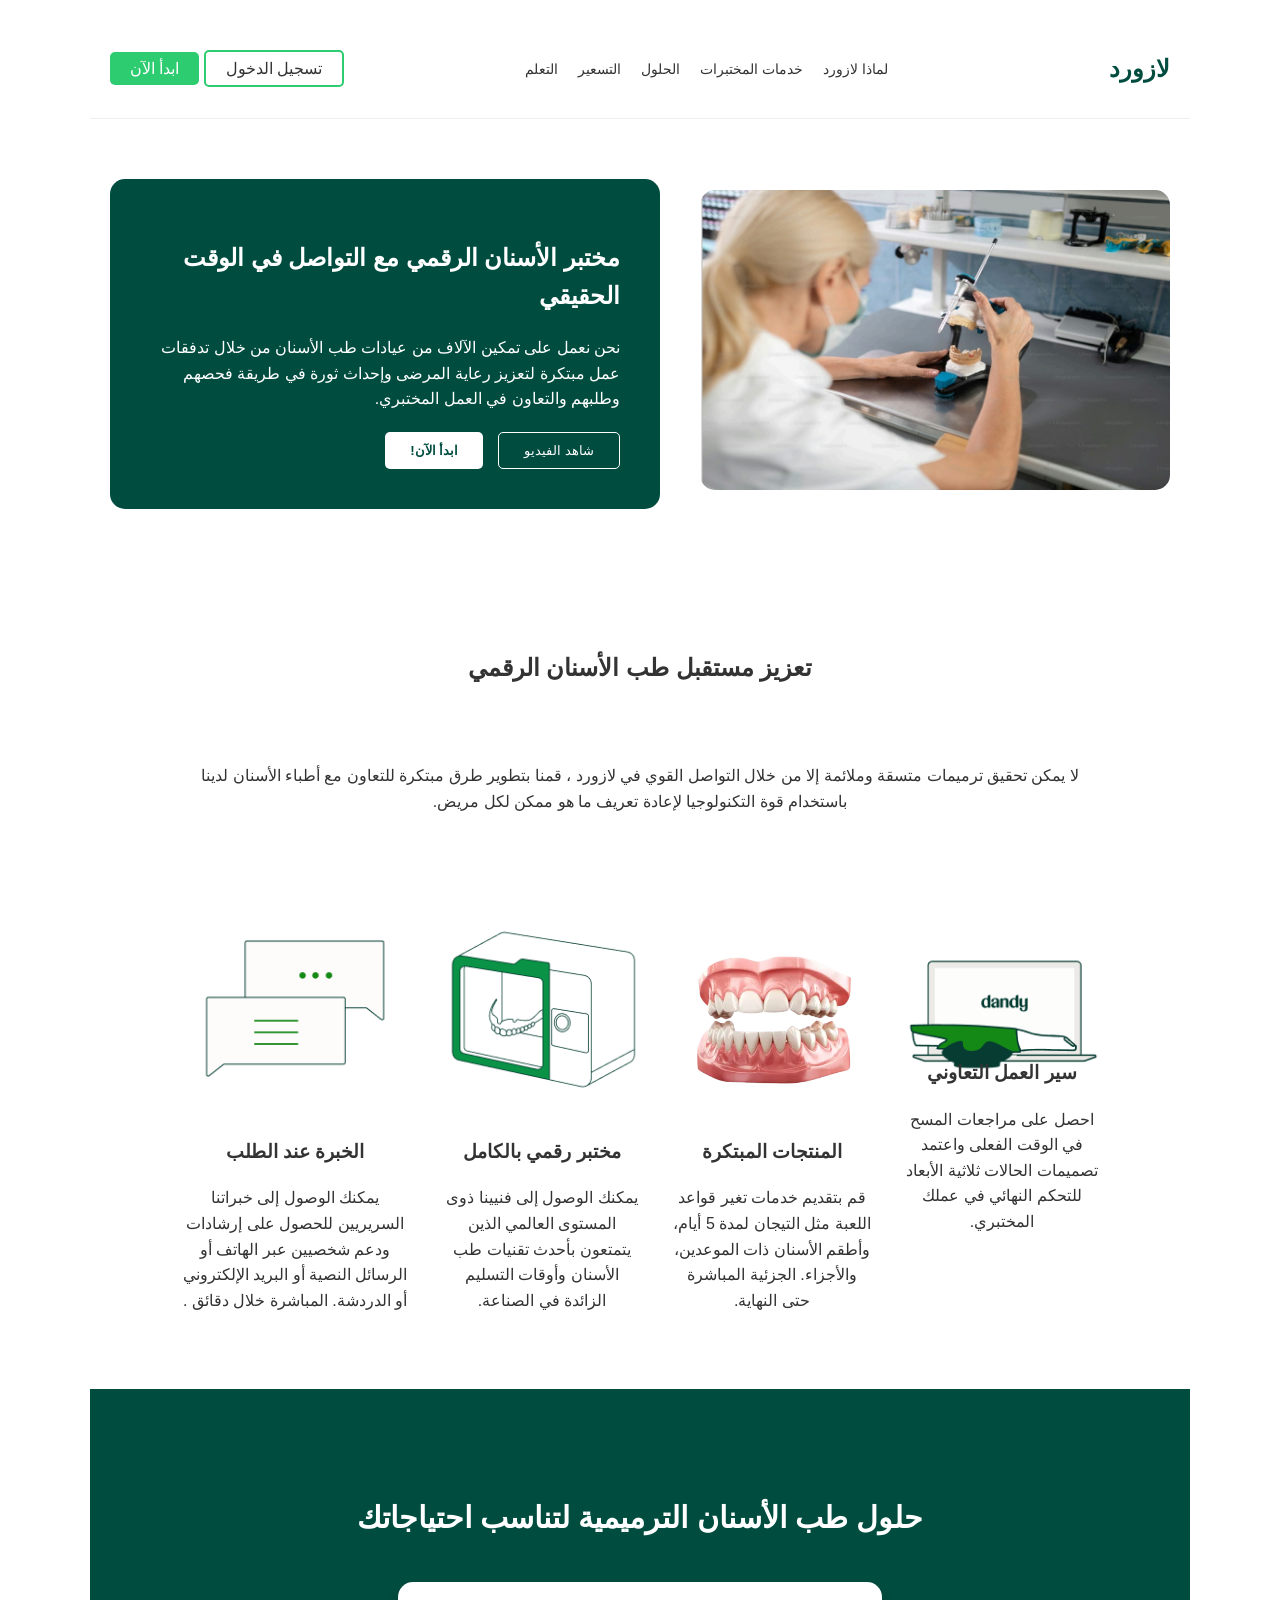
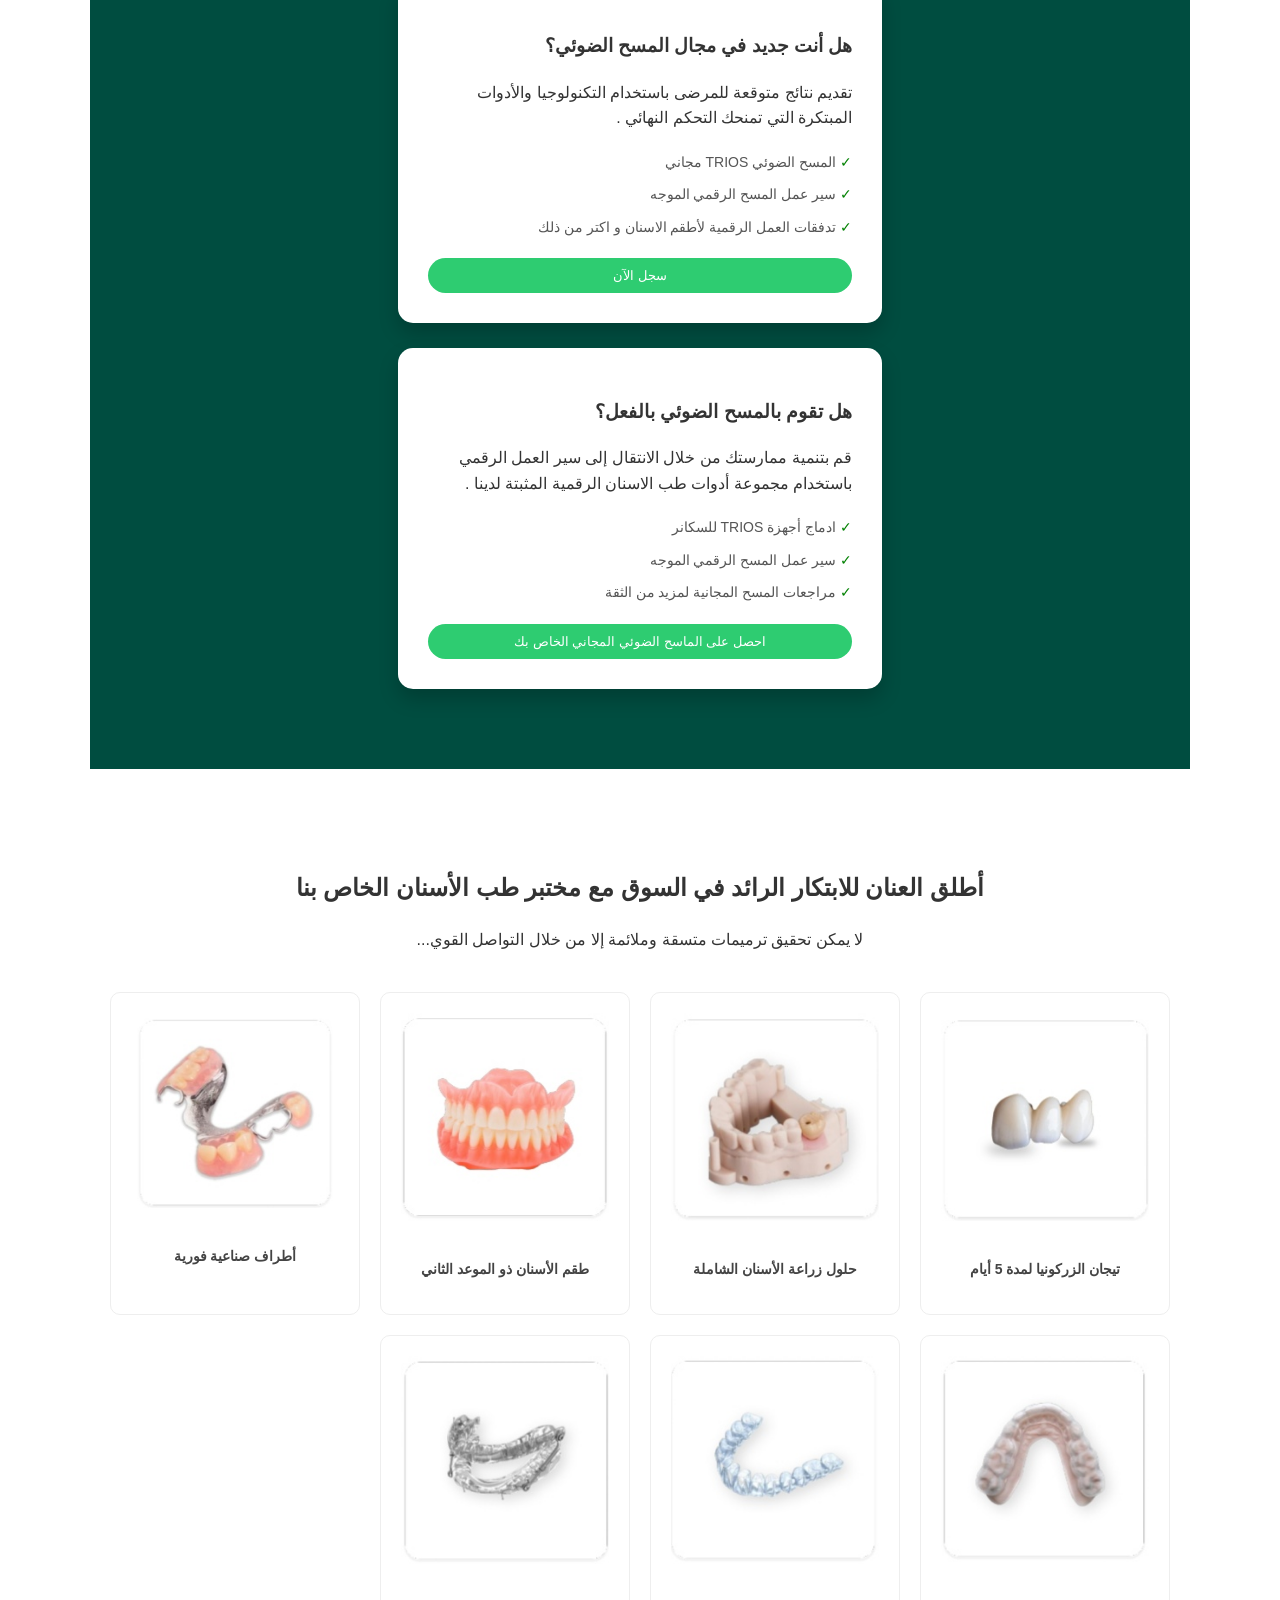
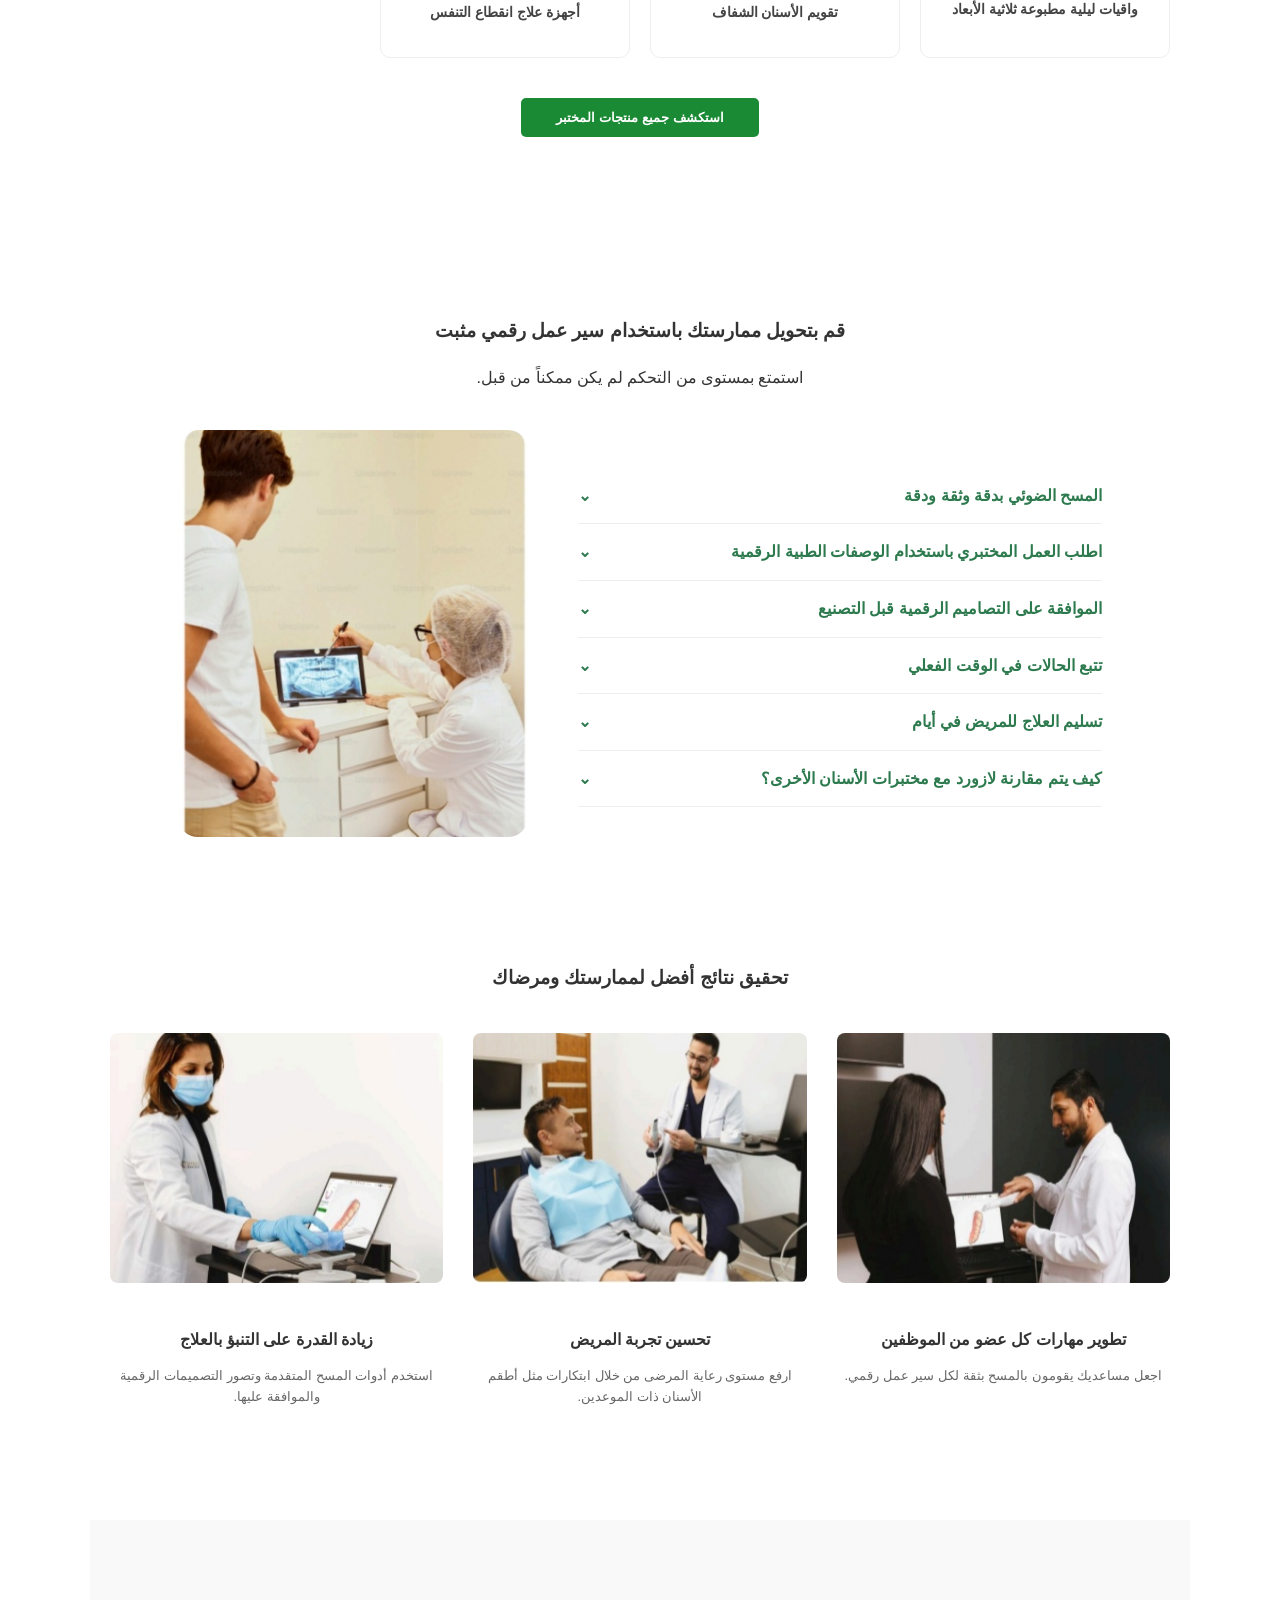
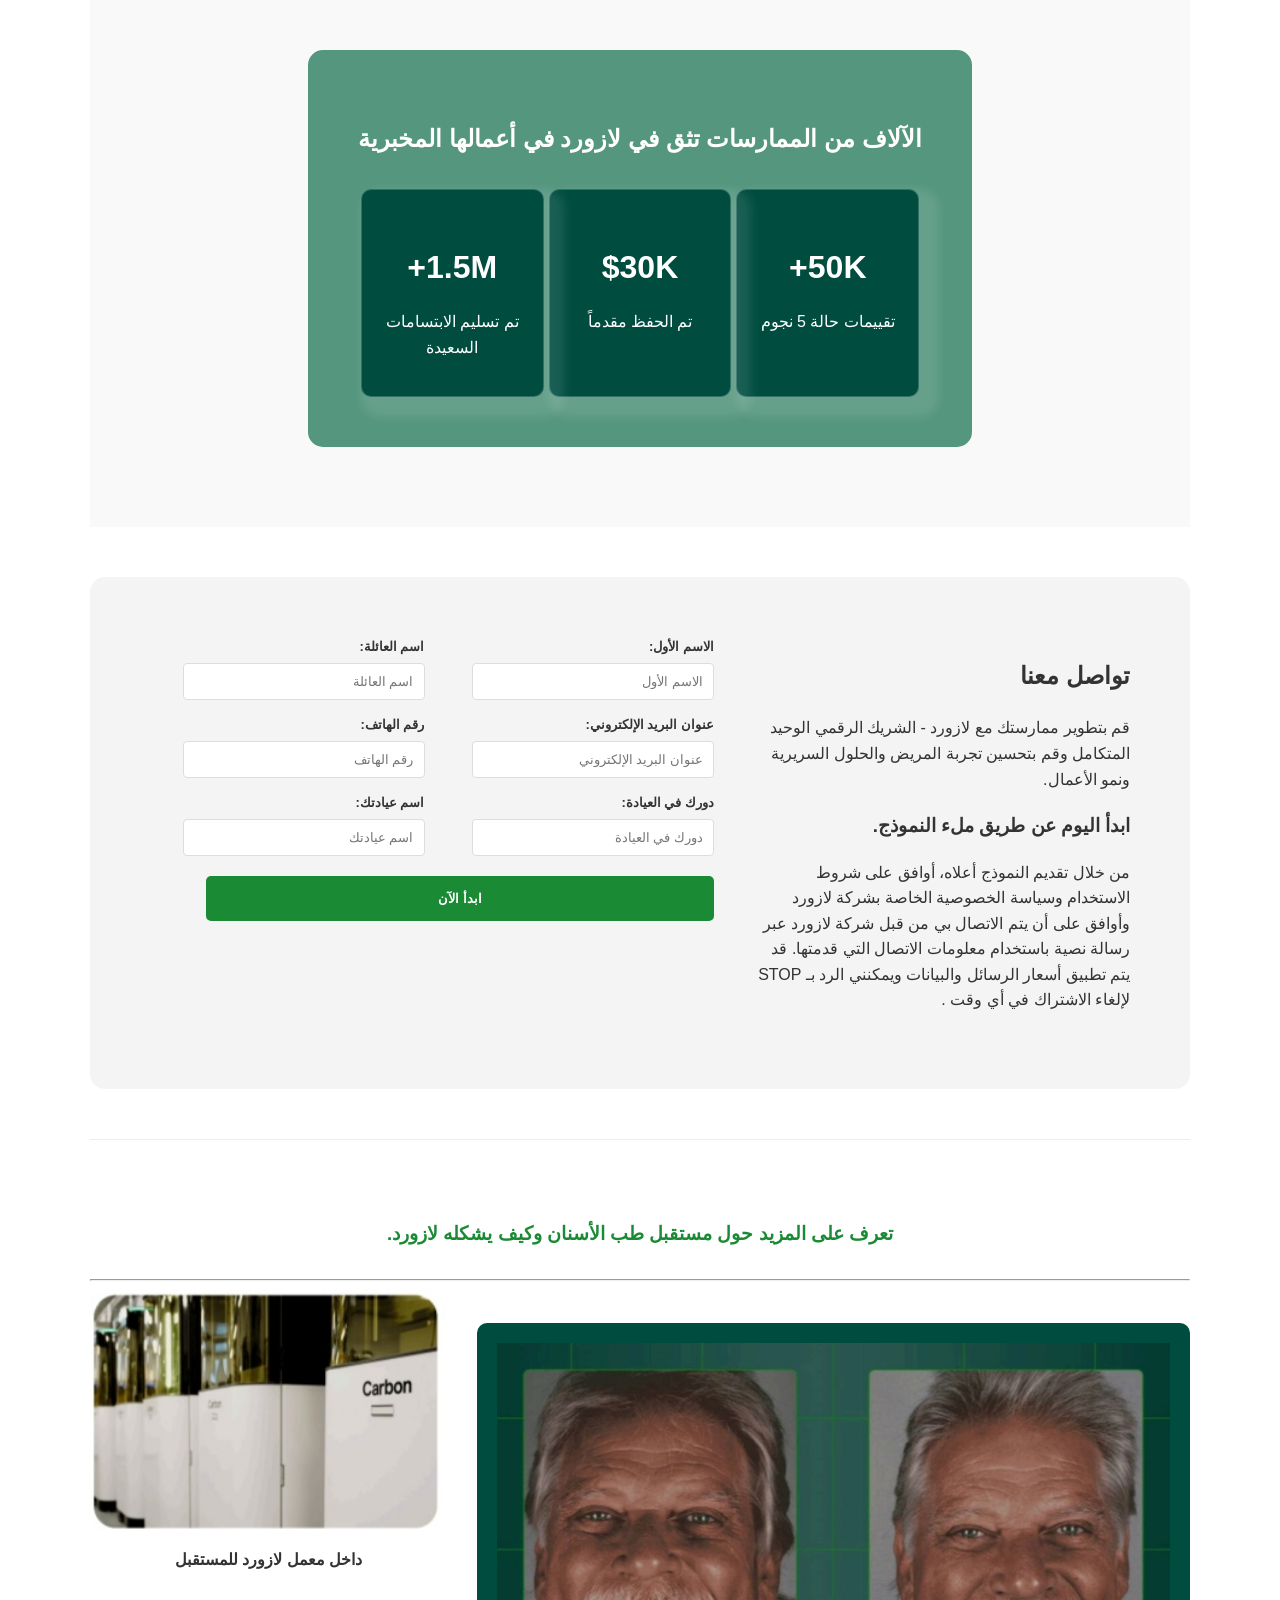
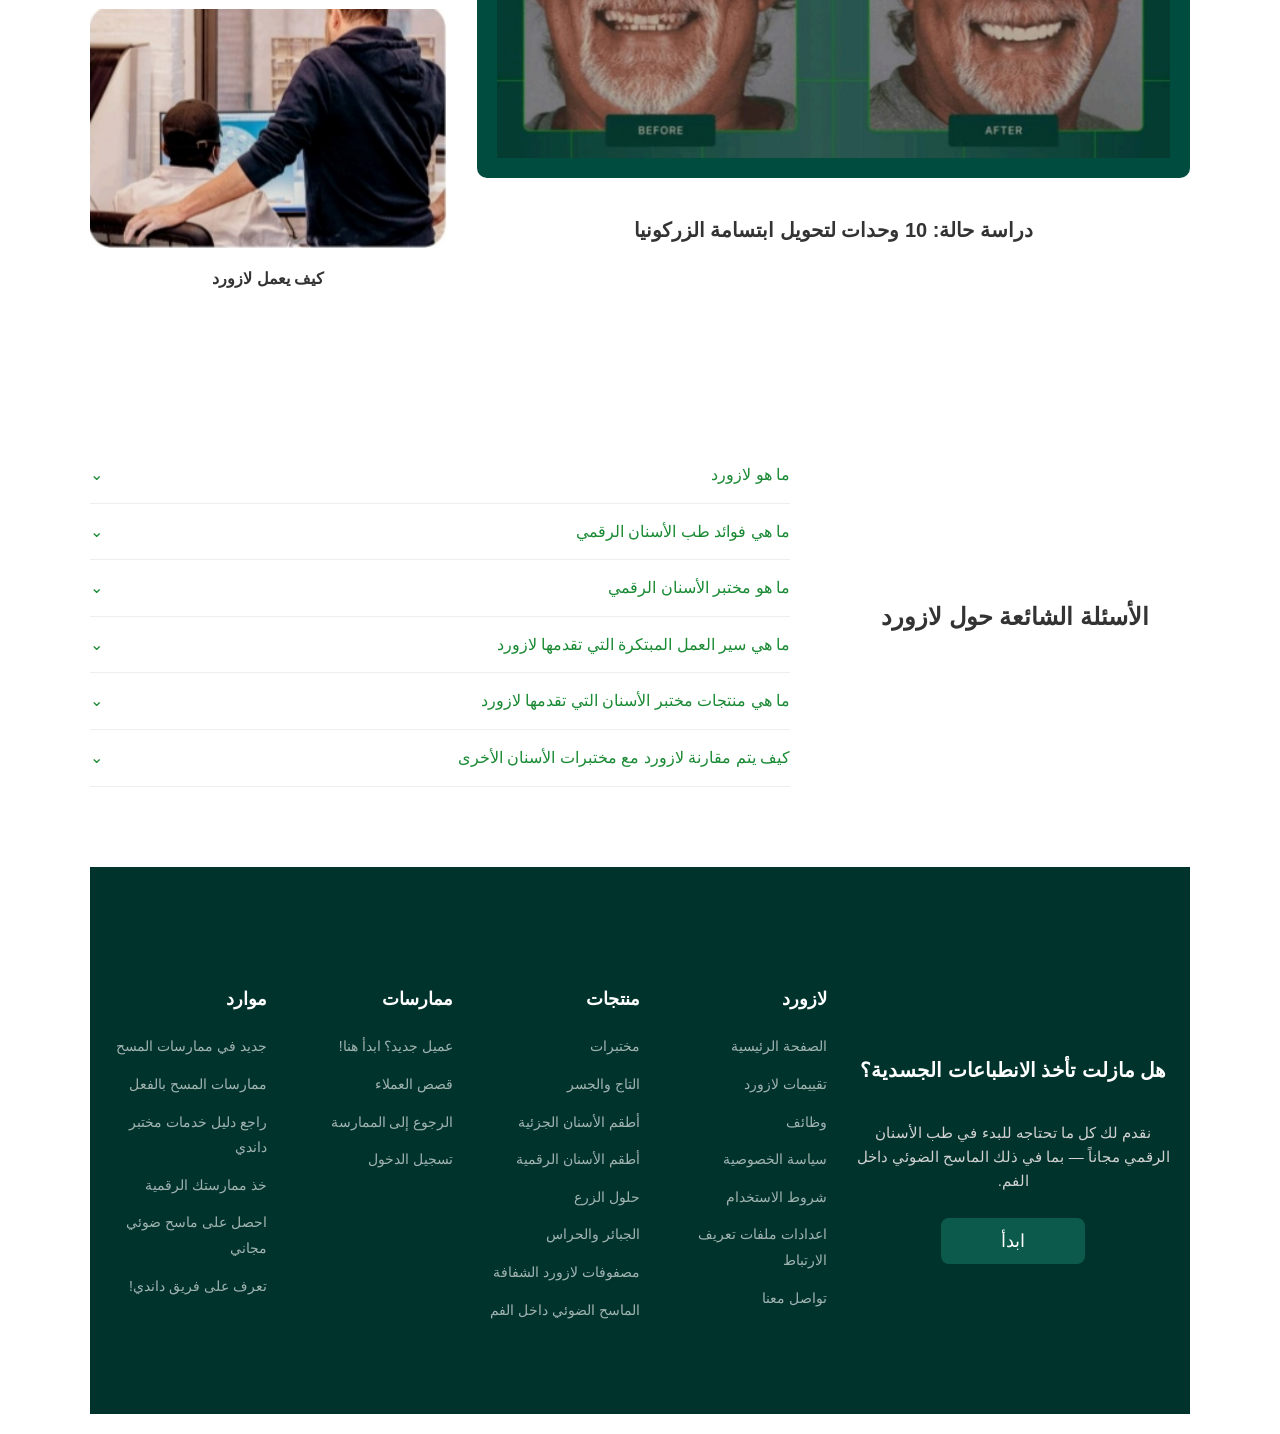
<file: index.html>
<!DOCTYPE html>
<html>

<head>
  <meta charset="UTF-8">
  <meta name="viewport" content="width=device-width, initial-scale=1">
  <title>لازورد - مختبر الأسنان الرقمي</title>
  <link rel="stylesheet" href="css/style.css">
</head>

<body>
    <header>
        <nav class="container">
            <div class="logo">لازورد</div>
            <div class="menu-toggle" id="menu-toggle">
        ☰
    </div>
            <ul class="nav-links" id="nav-links">
                <li><a href="why.html">لماذا لازورد</a></li>
                <li><a href="services.html">خدمات المختبرات</a></li>
                <li><a href="solutions.html">الحلول</a></li>
                <li><a href="prices.html">
                    التسعير
                </a></li>
                <li><a href="learn.html">
                    التعلم
                </a></li>
            </ul>
            <div class="auth-buttons">
                <a href="#" class="btn-login">تسجيل الدخول</a>
                <a href="#" class="btn-start">ابدأ الآن</a>
            </div>
        </nav>
    </header>

    <section class="hero container" id="what">
        <div class="hero-image">
            <img src="images/Lab.jpg" alt="Dental Lab">
        </div>
        <div class="hero-content">
            <h1>مختبر الأسنان الرقمي مع التواصل في الوقت الحقيقي</h1>
            <p>نحن نعمل على تمكين الآلاف من عيادات طب الأسنان من خلال تدفقات عمل مبتكرة لتعزيز رعاية المرضى وإحداث ثورة في طريقة فحصهم وطلبهم والتعاون في العمل المختبري.</p>
            <div class="hero-btns">
                <button class="btn-video">شاهد الفيديو</button>
                <button class="btn-primary">ابدأ الآن!</button>
            </div>
        </div>
    </section>

    <section class="features container" id="service">
        <h2>تعزيز مستقبل طب الأسنان الرقمي</h2>
        <p class="section-desc">لا يمكن تحقيق ترميمات متسقة وملائمة إلا من خلال التواصل القوي في لازورد ، قمنا بتطوير طرق مبتكرة للتعاون مع أطباء الأسنان لدينا باستخدام قوة التكنولوجيا لإعادة تعريف ما هو ممكن لكل مريض.
        </p>
        
        <div class="features-grid">
            <div class="feature-card">
                <div class="icon"><img src="images/dandy.png" alt="dandy" /></div>
                <h3>سير العمل التعاوني</h3>
                <p>
                    احصل على مراجعات المسح في الوقت الفعلى واعتمد تصميمات الحالات ثلاثية الأبعاد للتحكم النهائي في عملك المختبري.
                    </p>
            </div>
            <div class="feature-card">
                <img src="images/teeth.webp" alt="teeth" />
                <h3>المنتجات المبتكرة</h3>
                <p>
                    قم بتقديم خدمات تغير قواعد اللعبة مثل التيجان لمدة 5 أيام، وأطقم الأسنان ذات الموعدين، والأجزاء. الجزئية المباشرة حتى النهاية.
                </p>
            </div>
            <div class="feature-card">
                <img src="images/shipping.png" alt="" />
                <h3>مختبر رقمي بالكامل</h3>
                <p>
                    يمكنك الوصول إلى فنيينا ذوى المستوى العالمي الذين يتمتعون بأحدث تقنيات طب الأسنان وأوقات التسليم الزائدة في الصناعة.
                </p>
            </div>
            <div class="feature-card">
                <img src="images/materials-9.png" alt=""/>
                <h3>الخبرة عند الطلب</h3>
                <p>
                    يمكنك الوصول إلى خبراتنا السريريين للحصول على إرشادات ودعم شخصيين عبر الهاتف أو الرسائل النصية أو البريد الإلكتروني أو الدردشة. المباشرة خلال دقائق
                    .</p>
            </div>
        </div>
    </section>

    <section class="solutions" id="solution">
        <div class="container">
            <h2 class="white-text">حلول طب الأسنان الترميمية لتناسب احتياجاتك</h2>
            <div class="solutions-grid">
                <div class="solution-card">
                    <h3>هل أنت جديد في مجال المسح الضوئي؟</h3>
                    <p>تقديم نتائج متوقعة للمرضى باستخدام التكنولوجيا والأدوات المبتكرة التي تمنحك التحكم النهائي 
                    .</p>
                    <ul>
                        <li><span style="color: green;">✓</span> المسح الضوئي TRIOS مجاني</li>
                        <li><span style="color: green;">✓</span> سير عمل المسح الرقمي الموجه</li>
                        <li><span style="color: green;">✓</span> تدفقات العمل الرقمية لأطقم الاسنان و اكتر من ذلك </li>
                    </ul>
                    <button class="btn-card">سجل الآن</button>
                </div>
                <div class="solution-card">
                    <h3>هل تقوم بالمسح الضوئي بالفعل؟</h3>
                    <p>قم بتنمية ممارستك من خلال الانتقال إلى سير العمل الرقمي باستخدام مجموعة أدوات طب الاسنان الرقمية المثبتة لدينا 
                    .</p>
                    <ul>
                        <li><span style="color: green;">✓</span> ادماج أجهزة TRIOS للسكانر</li>
                        <li><span style="color: green;">✓</span> سير عمل المسح الرقمي الموجه</li>
                        <li><span style="color: green;">✓</span>  مراجعات المسح المجانية لمزيد من الثقة</li>
                    </ul>
                    <button class="btn-card">احصل على الماسح الضوئي المجاني الخاص بك
                    </button>
                </div>
            </div>
        </div>
    </section>
        <section class="products container" id="product">
        <h2>أطلق العنان للابتكار الرائد في السوق مع مختبر طب الأسنان الخاص بنا</h2>
        <p class="section-desc">لا يمكن تحقيق ترميمات متسقة وملائمة إلا من خلال التواصل القوي...</p>
        
        <div class="products-grid">
            <div class="product-item">
                <img src="images/tegan.jpg" alt="Product">
                <p>تيجان الزركونيا لمدة 5 أيام</p>
            </div>
            <div class="product-item">
                <img src="images/¬⌐ƒπí.jpg" alt="Product">
                <p>حلول زراعة الأسنان الشاملة</p>
            </div>
            <div class="product-item">
                <img src="images/teeth2.jpg" alt="Product">
                <p>طقم الأسنان ذو الموعد الثاني</p>
            </div>
            <div class="product-item">
                <img src="images/ƒß⌐ƒσ ¡δƒπ∩í.jpg" alt="Product">
                <p>أطراف صناعية فورية</p>
            </div>
            <div class="product-item">
                <img src="images/φƒτ∩.jpg" alt="Product">
                <p>واقيات ليلية مطبوعة ثلاثية الأبعاد</p>
            </div>
            <div class="product-item">
                <img src="images/óτφ∩Ω ¼σƒσ.jpg" alt="Product">
                <p>تقويم الأسنان الشفاف</p>
            </div>
            <div class="product-item">
                <img src="images/πΘƒñ óδσ½.jpg" alt="Product">
                <p>أجهزة علاج انقطاع التنفس</p>
            </div>
        </div>
        <button class="btn-green-fill">استكشف جميع منتجات المختبر</button>
    </section>

    <section class="workflow container" id="teach">
        <h3>قم بتحويل ممارستك باستخدام سير عمل رقمي مثبت</h3>
        <p>استمتع بمستوى من التحكم لم يكن ممكناً من قبل.</p>
        
        <div class="workflow-content">
            
            <div class="accordion">
                <div class="accordion-item">المسح الضوئي بدقة وثقة ودقة <span>⌄</span></div>
                <div class="accordion-item">اطلب العمل المختبري باستخدام الوصفات الطبية الرقمية <span>⌄</span></div>
                <div class="accordion-item">الموافقة على التصاميم الرقمية قبل التصنيع <span>⌄</span></div>
                <div class="accordion-item">تتبع الحالات في الوقت الفعلي <span>⌄</span></div>
                <div class="accordion-item">تسليم العلاج للمريض في أيام <span>⌄</span></div>
                <div class="accordion-item ">كيف يتم مقارنة لازورد مع مختبرات الأسنان الأخرى؟ <span>⌄</span></div>
            </div>
            <div class="workflow-image">
                <img src="images/doc.jpg" alt="Doctor with patient">
            </div>
        </div>
    </section>

    <section class="results container">
        <h3>تحقيق نتائج أفضل لممارستك ومرضاك</h3>
        <div class="results-grid">
            <div class="result-card">
                <img src="images/óßφ∩⌐.jpg" alt="Result">
                <h4>تطوير مهارات كل عضو من الموظفين</h4>
                <p>اجعل مساعديك يقومون بالمسح بثقة لكل سير عمل رقمي.</p>
            </div>
            <div class="result-card">
                <img src="images/óÑ½∩δ.jpg" alt="Result">
                <h4>تحسين تجربة المريض</h4>
                <p>ارفع مستوى رعاية المرضى من خلال ابتكارات مثل أطقم الأسنان ذات الموعدين.</p>
            </div>
            <div class="result-card">
                <img src="images/óδá¢.jpg" alt="Result">
                <h4>زيادة القدرة على التنبؤ بالعلاج</h4>
                <p>استخدم أدوات المسح المتقدمة وتصور التصميمات الرقمية والموافقة عليها.</p>
            </div>
        </div>
    </section>
        <section class="stats container">
        <div class="stats-box">
            <h2>الآلاف من الممارسات تثق في لازورد في أعمالها المخبرية</h2>
            <div class="stats-grid">
                <div class="stat-item">
                    <h3>50K+</h3>
                    <p>تقييمات حالة 5 نجوم</p>
                </div>
                <div class="stat-item">
                    <h3>$30K</h3>
                    <p>تم الحفظ مقدماً</p>
                </div>
                <div class="stat-item">
                    <h3>1.5M+</h3>
                    <p>تم تسليم الابتسامات السعيدة</p>
                </div>
            </div>
        </div>
    </section>

    <section class="contact-section container">
        <div class="contact-wrapper">
            <div class="contact-info">
                <h2>تواصل معنا</h2>
                <p>قم بتطوير ممارستك مع لازورد - الشريك الرقمي الوحيد المتكامل وقم بتحسين تجربة المريض والحلول السريرية ونمو الأعمال.</p>
                <h3>ابدأ اليوم عن طريق ملء النموذج.</h3>
                <p class="small-print">من خلال تقديم النموذج أعلاه، أوافق على شروط الاستخدام وسياسة الخصوصية الخاصة بشركة لازورد وأوافق على أن يتم الاتصال بي من قبل شركة لازورد عبر رسالة نصية باستخدام معلومات الاتصال التي قدمتها. قد يتم تطبيق أسعار الرسائل والبيانات ويمكنني الرد بـ STOP لإلغاء الاشتراك في أي وقت
                .</p>
            </div>
            <div class="contact-form">
                <div class="form-grid">
                    <div class="input-group">
                        <label>الاسم الأول:</label>
                        <input type="text" placeholder="الاسم الأول">
                    </div>
                    <div class="input-group">
                        <label>اسم العائلة:</label>
                        <input type="text" placeholder="اسم العائلة">
                    </div>
                    <div class="input-group">
                        <label>عنوان البريد الإلكتروني:</label>
                        <input type="email" placeholder="عنوان البريد الإلكتروني">
                    </div>
                    <div class="input-group">
                        <label>رقم الهاتف:</label>
                        <input type="tel" placeholder="رقم الهاتف">
                    </div>
                    <div class="input-group">
                        <label>دورك في العيادة:</label>
                        <input type="text" placeholder="دورك في العيادة" />
                    </div>
                    <div class="input-group">
                        <label>اسم عيادتك:</label>
                        <input type="text" placeholder="اسم عيادتك">
                    </div>
                </div>
                <button class="btn-submit">ابدأ الآن</button>
            </div>
        </div>
    </section>

    <section class="learn-more container">
        <h3 class="section-title">تعرف على المزيد حول مستقبل طب الأسنان وكيف يشكله لازورد.</h3>
        <hr />
        <div class="articles-grid">
            <div class="article-main">
                <img src="images/case.jpg" alt="Case Study">
                <h4>دراسة حالة: 10 وحدات لتحويل ابتسامة الزركونيا</h4>
            </div>
            <div class="article-side">
                <div class="side-item">
                     <img src="images/lab3.jpg" alt="lab" />
                    <p>داخل معمل لازورد للمستقبل</p>
                </div>
                <div class="side-item">
                    <img src="images/work.jpg" alt="Process">
                    <p>كيف يعمل لازورد</p>
                </div>
            </div>
        </div>
    </section>

    <section class="faq-section container">
        <div class="faq-wrapper">
            <div class="faq-title">
                <h2>الأسئلة الشائعة حول لازورد</h2>
            </div>
            <div class="faq-list">
                <div class="faq-item">ما هو لازورد <span>⌄</span></div>
                <div class="faq-item">ما هي فوائد طب الأسنان الرقمي <span>⌄</span></div>
                <div class="faq-item">ما هو مختبر الأسنان الرقمي <span>⌄</span></div>
                <div class="faq-item">ما هي سير العمل المبتكرة التي تقدمها لازورد <span>⌄</span></div>
                <div class="faq-item">ما هي منتجات مختبر الأسنان التي تقدمها لازورد <span>⌄</span></div>
                <div class="faq-item">كيف يتم مقارنة لازورد مع مختبرات الأسنان الأخرى <span>⌄</span></div>
            </div>
        
        </div>
    </section>
        <footer class="main-footer">
        <div class="container footer-content">
            
            <div class="footer-cta">
                <h2>هل مازلت تأخذ الانطباعات الجسدية؟</h2>
                <p>نقدم لك كل ما تحتاجه للبدء في طب الأسنان الرقمي مجاناً — بما في ذلك الماسح الضوئي داخل الفم.</p>
                <button class="btn-footer-start">ابدأ</button>
            </div>

            <div class="footer-links">
                <h3>لازورد</h3>
                <ul>
                    <li><a href="#">الصفحة الرئيسية</a></li>
                    <li><a href="#">تقييمات لازورد</a></li>
                    <li><a href="#">وظائف</a></li>
                    <li><a href="#">سياسة الخصوصية</a></li>
                    <li><a href="#">شروط الاستخدام</a></li>
                    <li><a href="#">اعدادات ملفات تعريف الارتباط</a></li>
                    <li><a href="#">تواصل معنا</a></li>
                </ul>
            </div>

            <div class="footer-links">
                <h3>منتجات</h3>
                <ul>
                    <li><a href="#">مختبرات</a></li>
                    <li><a href="#">التاج والجسر</a></li>
                    <li><a href="#">أطقم الأسنان الجزئية</a></li>
                    <li><a href="#">أطقم الأسنان الرقمية</a></li>
                    <li><a href="#">حلول الزرع</a></li>
                    <li><a href="#">الجبائر والحراس</a></li>
                    <li><a href="#">مصفوفات لازورد الشفافة</a></li>
                    <li><a href="#">الماسح الضوئي داخل الفم</a></li>
                </ul>
            </div>

            <div class="footer-links">
                <h3>ممارسات</h3>
                <ul>
                    <li><a href="#">عميل جديد؟ ابدأ هنا!</a></li>
                    <li><a href="#">قصص العملاء</a></li>
                    <li><a href="#">الرجوع إلى الممارسة</a></li>
                    <li><a href="#">تسجيل الدخول</a></li>
                </ul>
            </div>

            <div class="footer-links">
                <h3>موارد</h3>
                <ul>
                    <li><a href="#">جديد في ممارسات المسح</a></li>
                    <li><a href="#">ممارسات المسح بالفعل</a></li>
                    <li><a href="#">راجع دليل خدمات مختبر داندي</a></li>
                    <li><a href="#">خذ ممارستك الرقمية</a></li>
                    <li><a href="#">احصل على ماسح ضوئي مجاني</a></li>
                    <li><a href="#">تعرف على فريق داندي!</a></li>
                </ul>
            </div>

        </div>
    </footer>
  <script src="js/main.js"></script>
</body>

</html>
</file>
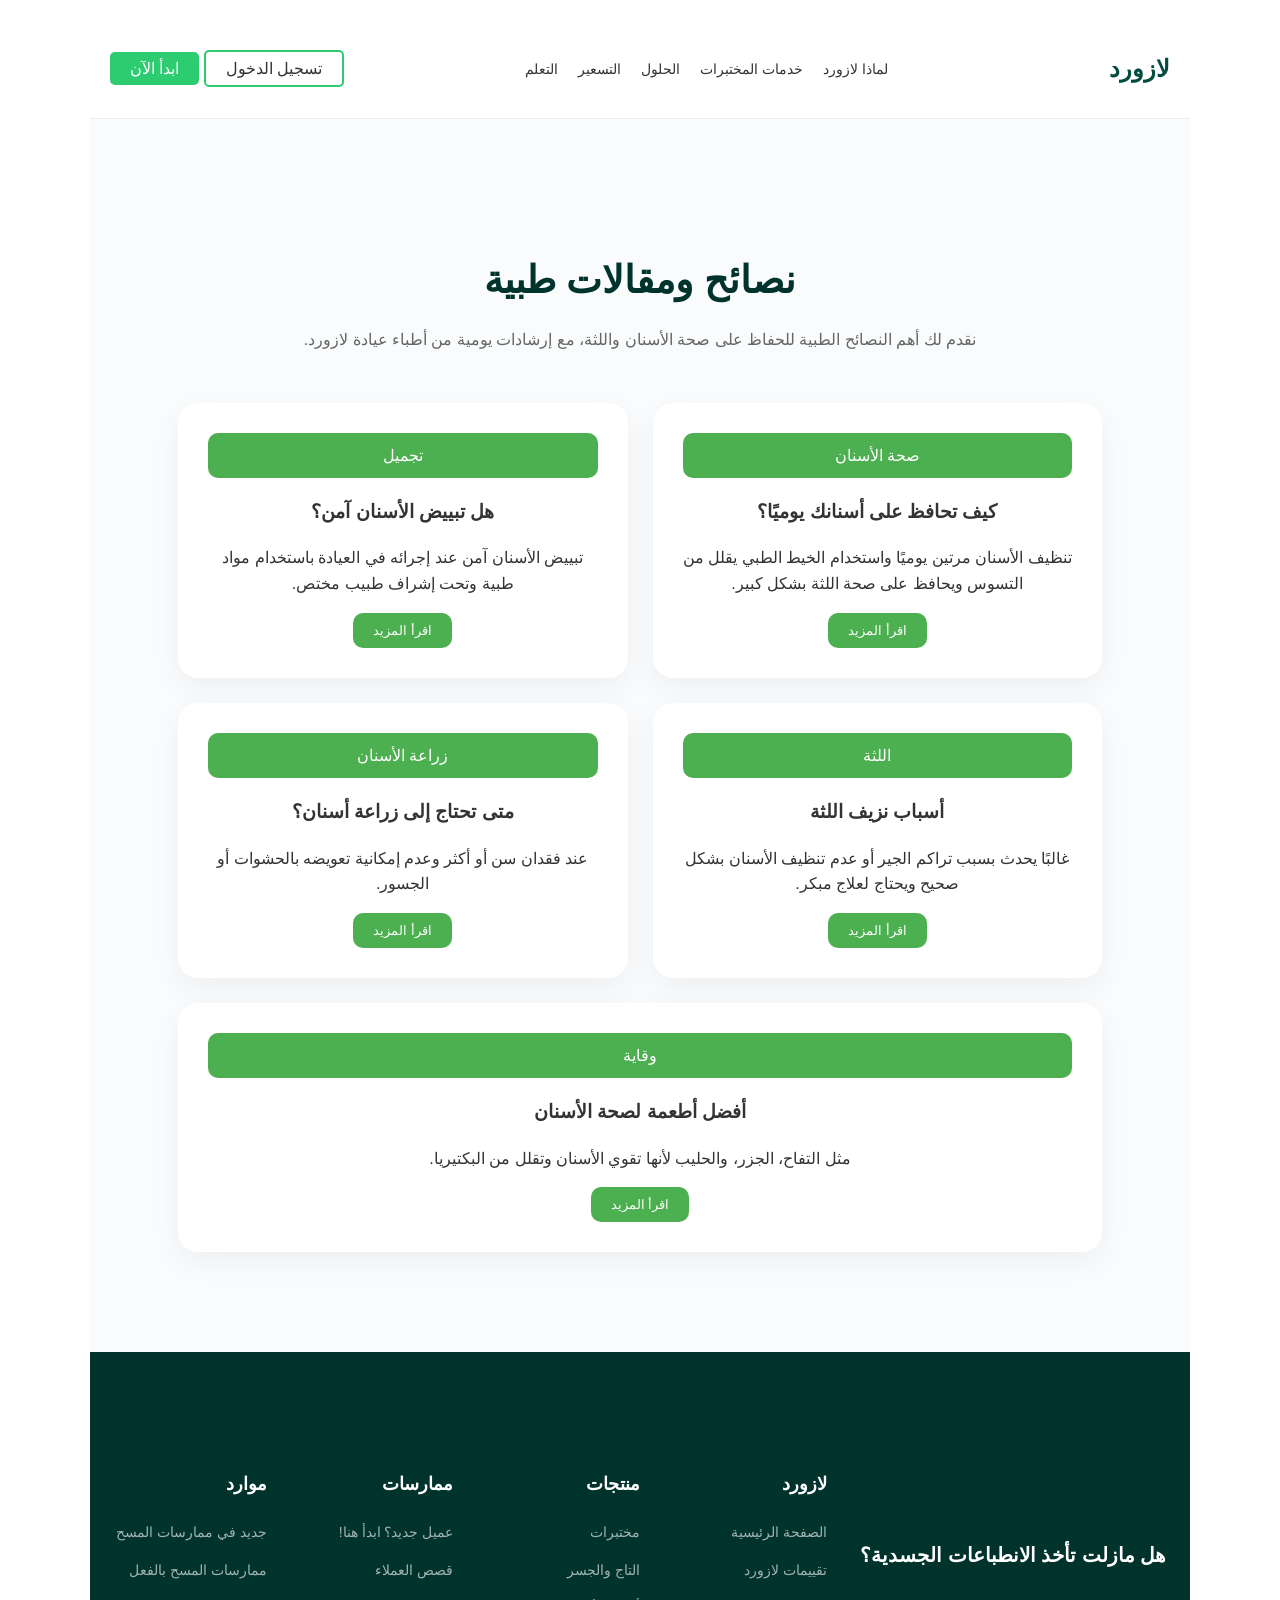
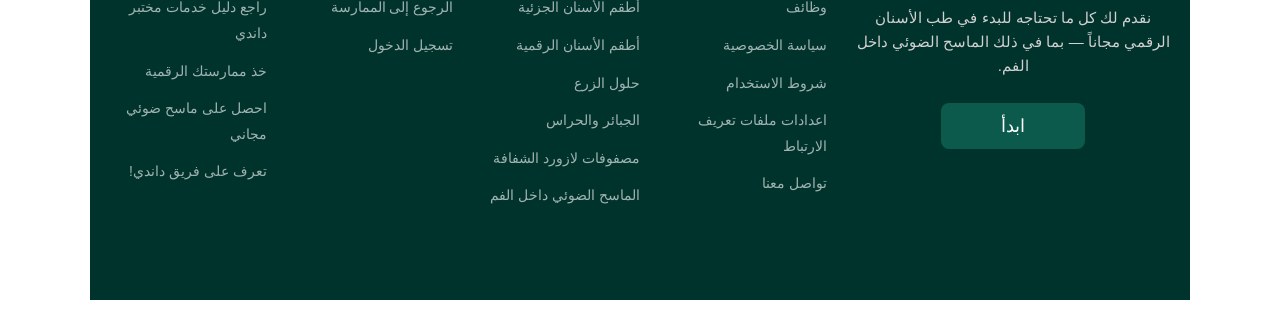
<file: learn.html>
<!DOCTYPE html>
<html>

<head>
  <meta charset="UTF-8">
  <meta name="viewport" content="width=device-width, initial-scale=1">
  <title>التعلم</title>
  <link rel="stylesheet" href="css/style.css">
</head>

<body>
 <header>
     <nav class="container">
         <div class="logo">لازورد</div>
         <div class="menu-toggle" id="menu-toggle">
             ☰
         </div>
         <ul class="nav-links" id="nav-links">
             <li><a href="why.html">لماذا لازورد</a></li>
             <li><a href="services.html">خدمات المختبرات</a></li>
             <li><a href="solutions.html">الحلول</a></li>
             <li><a href="prices.html">
                     التسعير
                 </a></li>
             <li><a href="learn.html">
                     التعلم
                 </a></li>
         </ul>
         <div class="auth-buttons">
             <a href="#" class="btn-login">تسجيل الدخول</a>
             <a href="#" class="btn-start">ابدأ الآن</a>
         </div>
     </nav>
 </header>
    <section class="learn-section" id="learn">

    <div class="learn-header">
        <h2>نصائح ومقالات طبية</h2>
        <p>
            نقدم لك أهم النصائح الطبية للحفاظ على صحة الأسنان واللثة،
            مع إرشادات يومية من أطباء عيادة لازورد.
        </p>
    </div>

    <div class="learn-grid">
        <div class="learn-card fade-up">
            <div class="tag">صحة الأسنان</div>
            <h3>كيف تحافظ على أسنانك يوميًا؟</h3>
            <p>
                تنظيف الأسنان مرتين يوميًا واستخدام الخيط الطبي يقلل من التسوس
                ويحافظ على صحة اللثة بشكل كبير.
            </p>
            <button>اقرأ المزيد</button>
        </div>
        <div class="learn-card fade-up">
            <div class="tag">تجميل</div>
            <h3>هل تبييض الأسنان آمن؟</h3>
            <p>
                تبييض الأسنان آمن عند إجرائه في العيادة باستخدام مواد طبية
                وتحت إشراف طبيب مختص.
            </p>
            <button>اقرأ المزيد</button>
        </div>
        <div class="learn-card fade-up">
            <div class="tag">اللثة</div>
            <h3>أسباب نزيف اللثة</h3>
            <p>
                غالبًا يحدث بسبب تراكم الجير أو عدم تنظيف الأسنان بشكل صحيح
                ويحتاج لعلاج مبكر.
            </p>
            <button>اقرأ المزيد</button>
        </div>
        <div class="learn-card fade-up">
            <div class="tag">زراعة الأسنان</div>
            <h3>متى تحتاج إلى زراعة أسنان؟</h3>
            <p>
                عند فقدان سن أو أكثر وعدم إمكانية تعويضه بالحشوات أو الجسور.
            </p>
            <button>اقرأ المزيد</button>
        </div>
        <div class="learn-card fade-up">
            <div class="tag">وقاية</div>
            <h3>أفضل أطعمة لصحة الأسنان</h3>
            <p>
                مثل التفاح، الجزر، والحليب لأنها تقوي الأسنان وتقلل من البكتيريا.
            </p>
            <button>اقرأ المزيد</button>
        </div>

    </div>

</section>
     <footer class="main-footer">
        <div class="container footer-content">
            
            <div class="footer-cta">
                <h2>هل مازلت تأخذ الانطباعات الجسدية؟</h2>
                <p>نقدم لك كل ما تحتاجه للبدء في طب الأسنان الرقمي مجاناً — بما في ذلك الماسح الضوئي داخل الفم.</p>
                <button class="btn-footer-start">ابدأ</button>
            </div>

            <div class="footer-links">
                <h3>لازورد</h3>
                <ul>
                    <li><a href="#">الصفحة الرئيسية</a></li>
                    <li><a href="#">تقييمات لازورد</a></li>
                    <li><a href="#">وظائف</a></li>
                    <li><a href="#">سياسة الخصوصية</a></li>
                    <li><a href="#">شروط الاستخدام</a></li>
                    <li><a href="#">اعدادات ملفات تعريف الارتباط</a></li>
                    <li><a href="#">تواصل معنا</a></li>
                </ul>
            </div>

            <div class="footer-links">
                <h3>منتجات</h3>
                <ul>
                    <li><a href="#">مختبرات</a></li>
                    <li><a href="#">التاج والجسر</a></li>
                    <li><a href="#">أطقم الأسنان الجزئية</a></li>
                    <li><a href="#">أطقم الأسنان الرقمية</a></li>
                    <li><a href="#">حلول الزرع</a></li>
                    <li><a href="#">الجبائر والحراس</a></li>
                    <li><a href="#">مصفوفات لازورد الشفافة</a></li>
                    <li><a href="#">الماسح الضوئي داخل الفم</a></li>
                </ul>
            </div>

            <div class="footer-links">
                <h3>ممارسات</h3>
                <ul>
                    <li><a href="#">عميل جديد؟ ابدأ هنا!</a></li>
                    <li><a href="#">قصص العملاء</a></li>
                    <li><a href="#">الرجوع إلى الممارسة</a></li>
                    <li><a href="#">تسجيل الدخول</a></li>
                </ul>
            </div>

            <div class="footer-links">
                <h3>موارد</h3>
                <ul>
                    <li><a href="#">جديد في ممارسات المسح</a></li>
                    <li><a href="#">ممارسات المسح بالفعل</a></li>
                    <li><a href="#">راجع دليل خدمات مختبر داندي</a></li>
                    <li><a href="#">خذ ممارستك الرقمية</a></li>
                    <li><a href="#">احصل على ماسح ضوئي مجاني</a></li>
                    <li><a href="#">تعرف على فريق داندي!</a></li>
                </ul>
            </div>

        </div>
    </footer>
  <script src="js/main.js"></script>
</body>

</html>
</file>
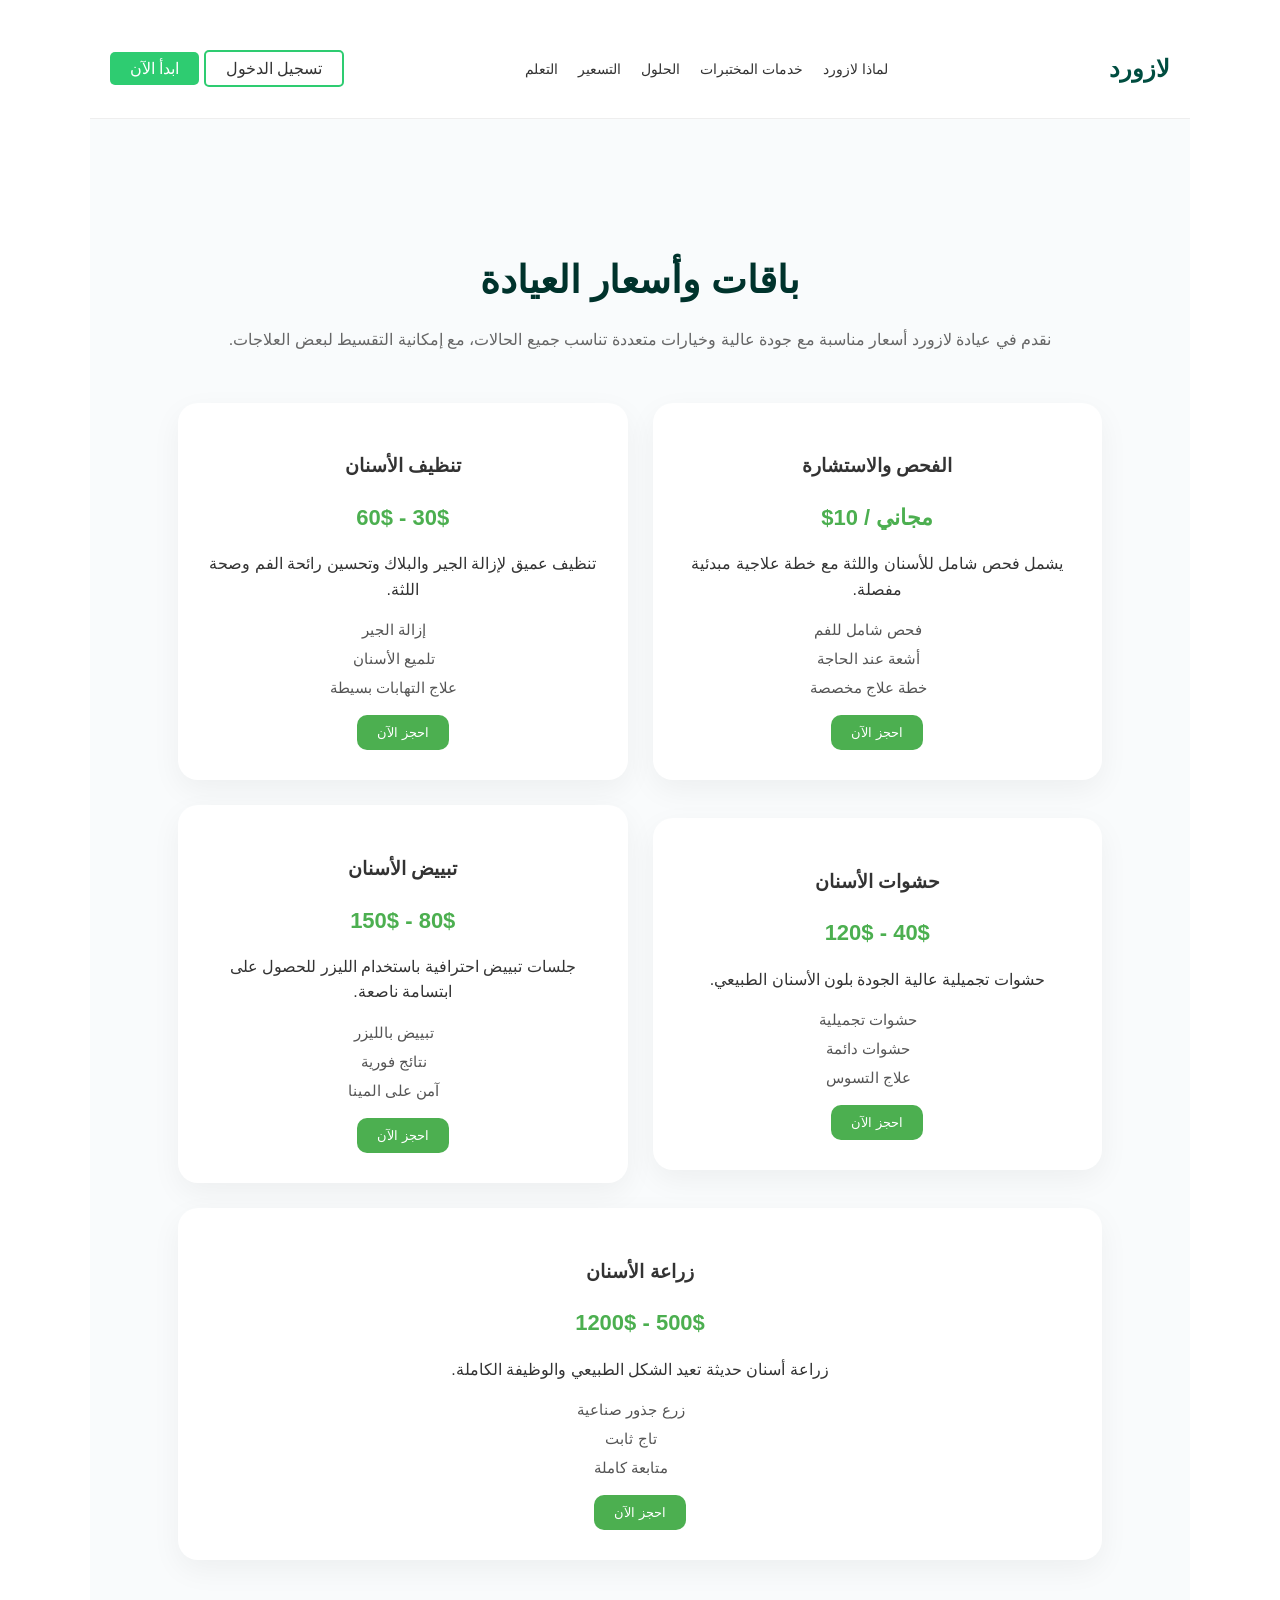
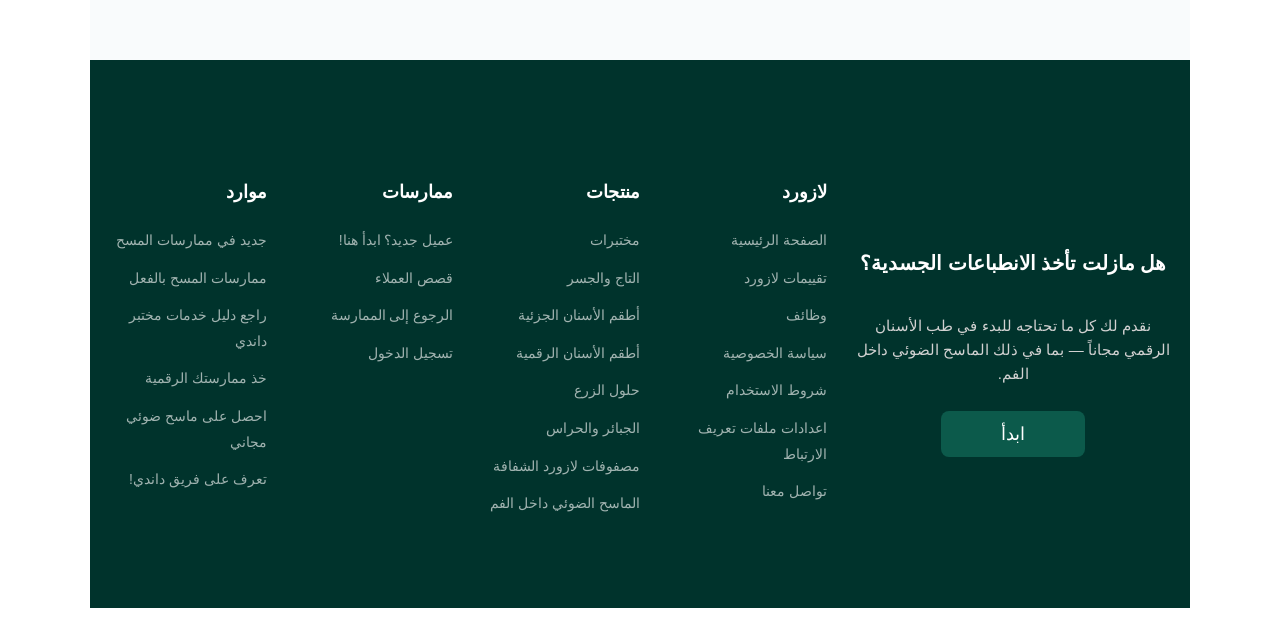
<file: prices.html>
<!DOCTYPE html>
<html>

<head>
  <meta charset="UTF-8">
  <meta name="viewport" content="width=device-width, initial-scale=1">
  <title>التسعير</title>
  <link rel="stylesheet" href="css/style.css">
</head>

<body>
 <header>
     <nav class="container">
         <div class="logo">لازورد</div>
         <div class="menu-toggle" id="menu-toggle">
             ☰
         </div>
         <ul class="nav-links" id="nav-links">
             <li><a href="why.html">لماذا لازورد</a></li>
             <li><a href="services.html">خدمات المختبرات</a></li>
             <li><a href="solutions.html">الحلول</a></li>
             <li><a href="prices.html">
                     التسعير
                 </a></li>
             <li><a href="learn.html">
                     التعلم
                 </a></li>
         </ul>
         <div class="auth-buttons">
             <a href="#" class="btn-login">تسجيل الدخول</a>
             <a href="#" class="btn-start">ابدأ الآن</a>
         </div>
     </nav>
 </header>
<section class="prices-section" id="prices">

    <div class="prices-header">
        <h2>باقات وأسعار العيادة</h2>
        <p>
            نقدم في عيادة لازورد أسعار مناسبة مع جودة عالية وخيارات متعددة تناسب جميع الحالات،
            مع إمكانية التقسيط لبعض العلاجات.
        </p>
    </div>

    <div class="prices-grid">
        <div class="price-card fade-up">
            <h3>الفحص والاستشارة</h3>
            <div class="price">مجاني / 10$</div>
            <p>
                يشمل فحص شامل للأسنان واللثة مع خطة علاجية مبدئية مفصلة.
            </p>

            <ul>
                <li>فحص شامل للفم</li>
                <li>أشعة عند الحاجة</li>
                <li>خطة علاج مخصصة</li>
            </ul>

            <button>احجز الآن</button>
        </div>
        <div class="price-card fade-up">
            <h3>تنظيف الأسنان</h3>
            <div class="price">30$ - 60$</div>
            <p>
                تنظيف عميق لإزالة الجير والبلاك وتحسين رائحة الفم وصحة اللثة.
            </p>

            <ul>
                <li>إزالة الجير</li>
                <li>تلميع الأسنان</li>
                <li>علاج التهابات بسيطة</li>
            </ul>

            <button>احجز الآن</button>
        </div>
        <div class="price-card fade-up">
            <h3>حشوات الأسنان</h3>
            <div class="price">40$ - 120$</div>
            <p>
                حشوات تجميلية عالية الجودة بلون الأسنان الطبيعي.
            </p>

            <ul>
                <li>حشوات تجميلية</li>
                <li>حشوات دائمة</li>
                <li>علاج التسوس</li>
            </ul>

            <button>احجز الآن</button>
        </div>
        <div class="price-card fade-up">
            <h3>تبييض الأسنان</h3>
            <div class="price">80$ - 150$</div>
            <p>
                جلسات تبييض احترافية باستخدام الليزر للحصول على ابتسامة ناصعة.
            </p>

            <ul>
                <li>تبييض بالليزر</li>
                <li>نتائج فورية</li>
                <li>آمن على المينا</li>
            </ul>

            <button>احجز الآن</button>
        </div>
        <div class="price-card fade-up">
            <h3>زراعة الأسنان</h3>
            <div class="price">500$ - 1200$</div>
            <p>
                زراعة أسنان حديثة تعيد الشكل الطبيعي والوظيفة الكاملة.
            </p>

            <ul>
                <li>زرع جذور صناعية</li>
                <li>تاج ثابت</li>
                <li>متابعة كاملة</li>
            </ul>

            <button>احجز الآن</button>
        </div>

    </div>

</section>
<footer class="main-footer">
  <div class="container footer-content">
    
    <div class="footer-cta">
      <h2>هل مازلت تأخذ الانطباعات الجسدية؟</h2>
      <p>نقدم لك كل ما تحتاجه للبدء في طب الأسنان الرقمي مجاناً — بما في ذلك الماسح الضوئي داخل الفم.</p>
      <button class="btn-footer-start">ابدأ</button>
    </div>
    
    <div class="footer-links">
      <h3>لازورد</h3>
      <ul>
        <li><a href="#">الصفحة الرئيسية</a></li>
        <li><a href="#">تقييمات لازورد</a></li>
        <li><a href="#">وظائف</a></li>
        <li><a href="#">سياسة الخصوصية</a></li>
        <li><a href="#">شروط الاستخدام</a></li>
        <li><a href="#">اعدادات ملفات تعريف الارتباط</a></li>
        <li><a href="#">تواصل معنا</a></li>
      </ul>
    </div>
    
    <div class="footer-links">
      <h3>منتجات</h3>
      <ul>
        <li><a href="#">مختبرات</a></li>
        <li><a href="#">التاج والجسر</a></li>
        <li><a href="#">أطقم الأسنان الجزئية</a></li>
        <li><a href="#">أطقم الأسنان الرقمية</a></li>
        <li><a href="#">حلول الزرع</a></li>
        <li><a href="#">الجبائر والحراس</a></li>
        <li><a href="#">مصفوفات لازورد الشفافة</a></li>
        <li><a href="#">الماسح الضوئي داخل الفم</a></li>
      </ul>
    </div>
    
    <div class="footer-links">
      <h3>ممارسات</h3>
      <ul>
        <li><a href="#">عميل جديد؟ ابدأ هنا!</a></li>
        <li><a href="#">قصص العملاء</a></li>
        <li><a href="#">الرجوع إلى الممارسة</a></li>
        <li><a href="#">تسجيل الدخول</a></li>
      </ul>
    </div>
    
    <div class="footer-links">
      <h3>موارد</h3>
      <ul>
        <li><a href="#">جديد في ممارسات المسح</a></li>
        <li><a href="#">ممارسات المسح بالفعل</a></li>
        <li><a href="#">راجع دليل خدمات مختبر داندي</a></li>
        <li><a href="#">خذ ممارستك الرقمية</a></li>
        <li><a href="#">احصل على ماسح ضوئي مجاني</a></li>
        <li><a href="#">تعرف على فريق داندي!</a></li>
      </ul>
    </div>
    
  </div>
</footer>
<script src="js/main.js"></script>
</body>

</html>
</file>
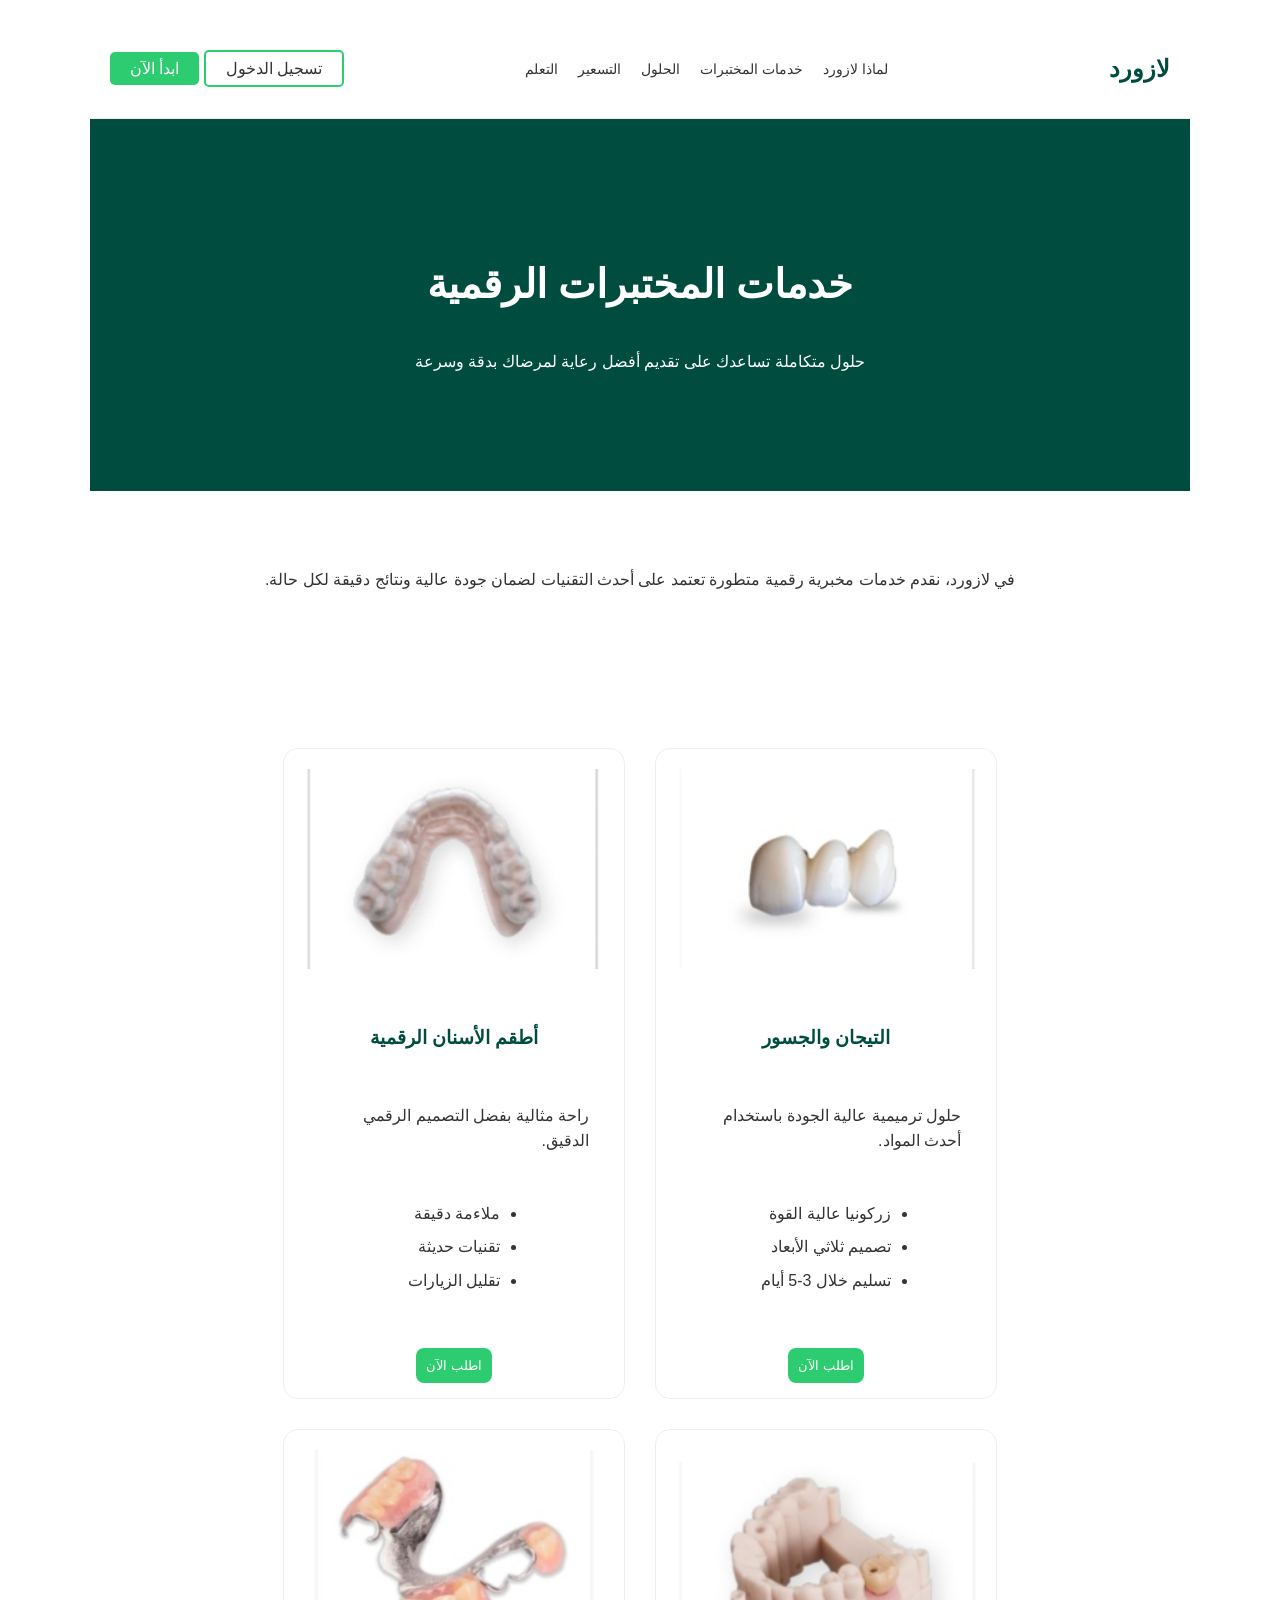
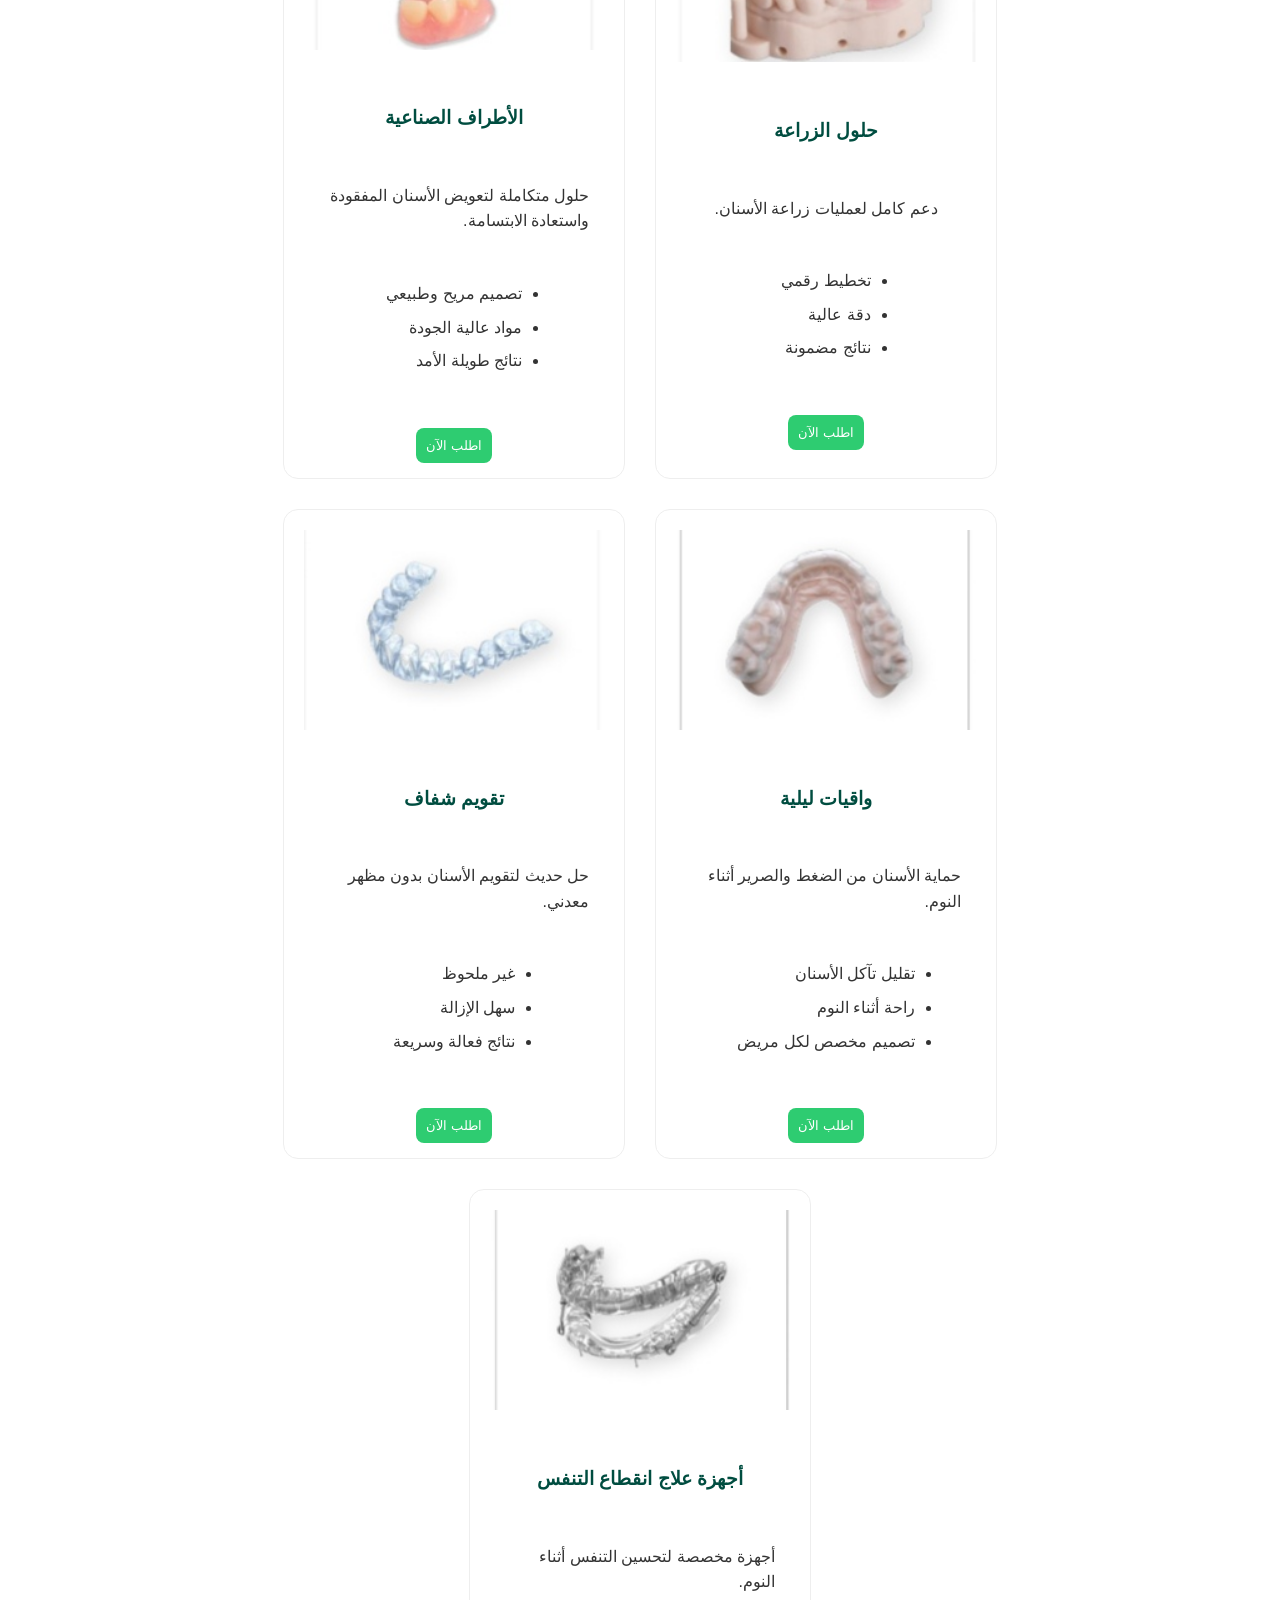
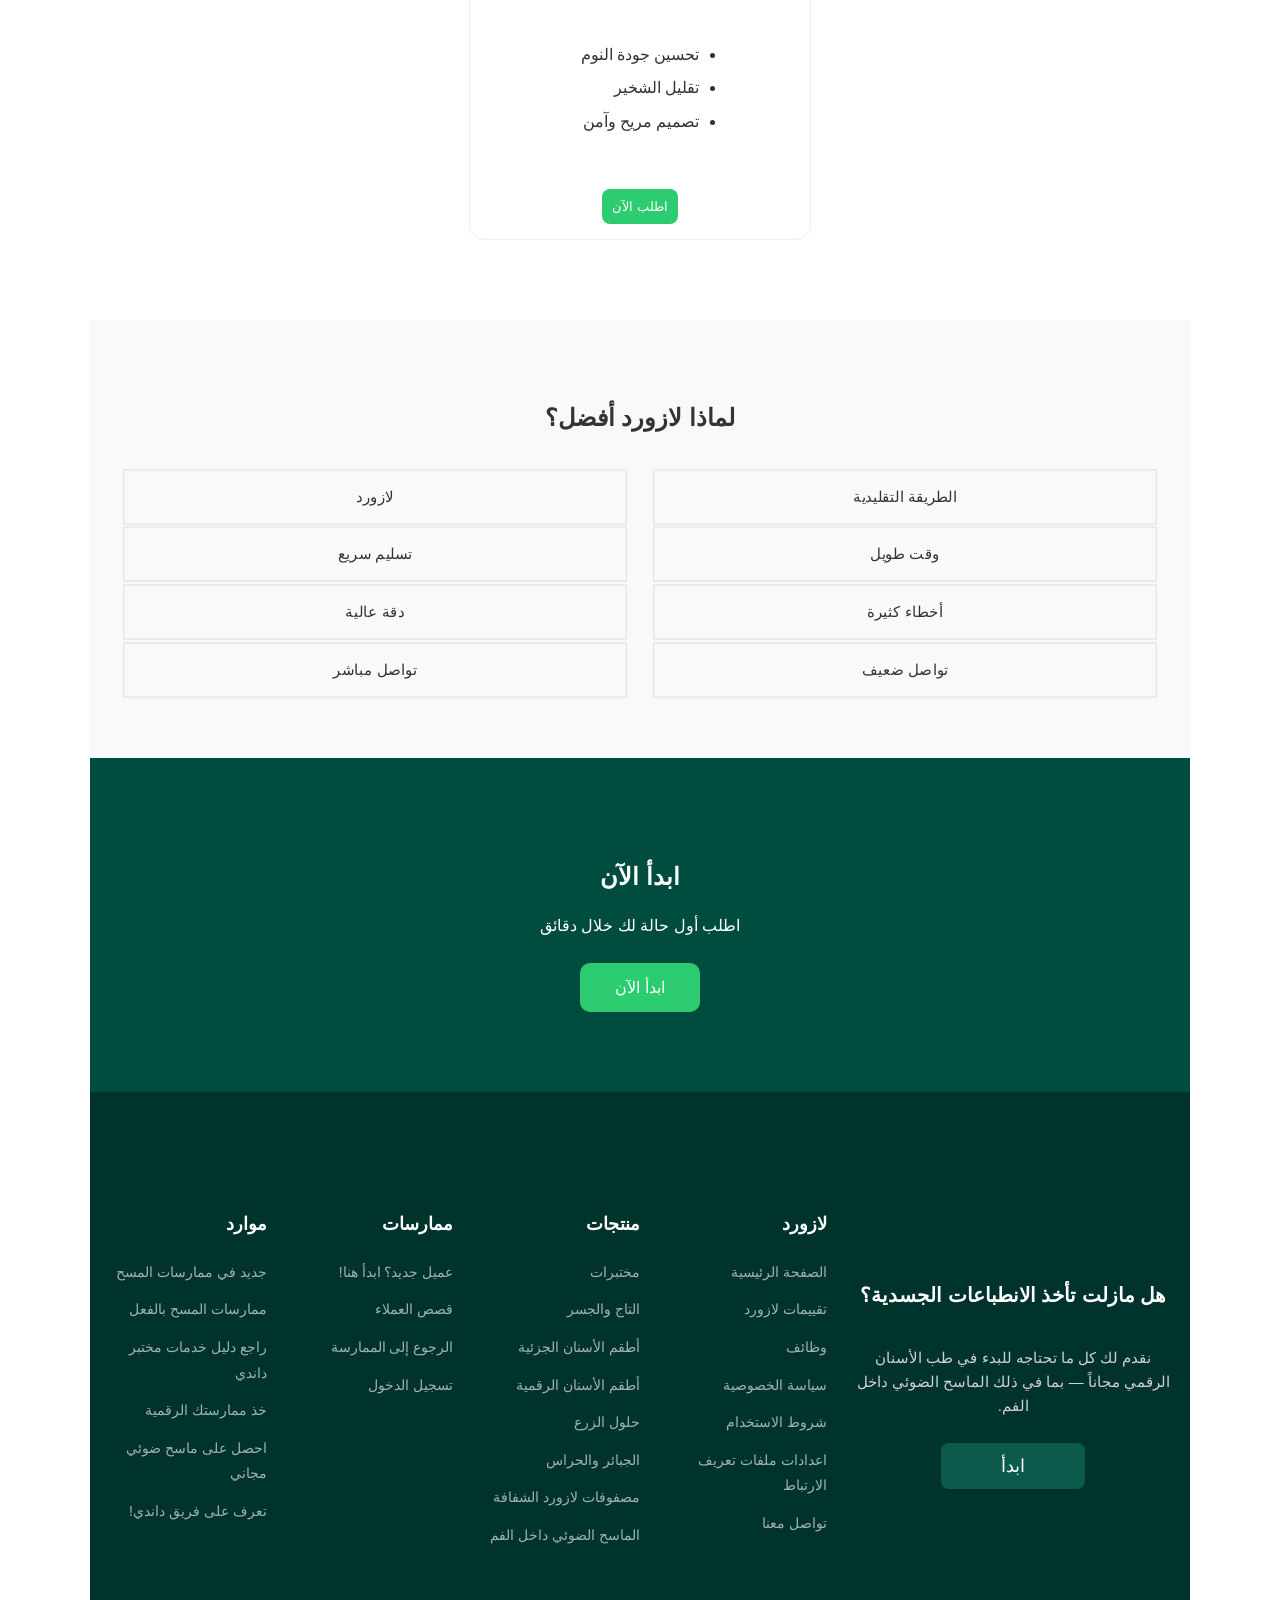
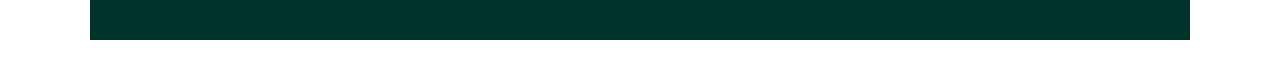
<file: services.html>
<!DOCTYPE html>
<html>

<head>
  <meta charset="UTF-8">
  <meta name="viewport" content="width=device-width, initial-scale=1">
  <title>خدمات المختبرات</title>
  <link rel="stylesheet" href="css/style.css">
</head>

<body>
   <header>
   <nav class="container">
     <div class="logo">لازورد</div>
     <div class="menu-toggle" id="menu-toggle">
       ☰
     </div>
     <ul class="nav-links" id="nav-links">
       <li><a href="why.html">لماذا لازورد</a></li>
       <li><a href="services.html">خدمات المختبرات</a></li>
       <li><a href="solutions.html">الحلول</a></li>
       <li><a href="prices.html">
           التسعير
         </a></li>
       <li><a href="learn.html">
           التعلم
         </a></li>
     </ul>
     <div class="auth-buttons">
       <a href="#" class="btn-login">تسجيل الدخول</a>
       <a href="#" class="btn-start">ابدأ الآن</a>
     </div>
   </nav>
 </header>
<section class="services-hero">
    <h1>خدمات المختبرات الرقمية</h1>
    <p>حلول متكاملة تساعدك على تقديم أفضل رعاية لمرضاك بدقة وسرعة</p>
</section>

<section class="services-intro">
    <p>
        في لازورد، نقدم خدمات مخبرية رقمية متطورة تعتمد على أحدث التقنيات
        لضمان جودة عالية ونتائج دقيقة لكل حالة.
    </p>
</section>

<section class="services">
    <div class="service-card fade-left">
        <img src="images/tegan.jpg" alt="">
        <h3>التيجان والجسور</h3>
        <p>حلول ترميمية عالية الجودة باستخدام أحدث المواد.</p>

        <ul>
            <li>زركونيا عالية القوة</li>
            <li>تصميم ثلاثي الأبعاد</li>
            <li>تسليم خلال 3-5 أيام</li>
        </ul>

        <button>اطلب الآن</button>
    </div>
    <div class="service-card zoom-in">
        <img src="images/φƒτ∩.jpg" alt="">
        <h3>أطقم الأسنان الرقمية</h3>
        <p>راحة مثالية بفضل التصميم الرقمي الدقيق.</p>

        <ul>
            <li>ملاءمة دقيقة</li>
            <li>تقنيات حديثة</li>
            <li>تقليل الزيارات</li>
        </ul>

        <button>اطلب الآن</button>
    </div>
    <div class="service-card fade-right">
        <img src="images/¬⌐ƒπí.jpg" alt="">
        <h3>حلول الزراعة</h3>
        <p>دعم كامل لعمليات زراعة الأسنان.</p>

        <ul>
            <li>تخطيط رقمي</li>
            <li>دقة عالية</li>
            <li>نتائج مضمونة</li>
        </ul>

        <button>اطلب الآن</button>
    </div>
<div class="service-card fade-left">
    <img src="images/ƒß⌐ƒσ ¡δƒπ∩í.jpg" alt="">
    <h3>الأطراف الصناعية</h3>
    <p>حلول متكاملة لتعويض الأسنان المفقودة واستعادة الابتسامة.</p>

    <ul>
        <li>تصميم مريح وطبيعي</li>
        <li>مواد عالية الجودة</li>
        <li>نتائج طويلة الأمد</li>
    </ul>

    <button>اطلب الآن</button>
</div>
<div class="service-card zoom-in">
    <img src="images/φƒτ∩.jpg" alt="">
    <h3>واقيات ليلية</h3>
    <p>حماية الأسنان من الضغط والصرير أثناء النوم.</p>

    <ul>
        <li>تقليل تآكل الأسنان</li>
        <li>راحة أثناء النوم</li>
        <li>تصميم مخصص لكل مريض</li>
    </ul>

    <button>اطلب الآن</button>
</div>

<div class="service-card fade-right">
    <img src="images/óτφ∩Ω ¼σƒσ.jpg" alt="">
    <h3>تقويم شفاف</h3>
    <p>حل حديث لتقويم الأسنان بدون مظهر معدني.</p>

    <ul>
        <li>غير ملحوظ</li>
        <li>سهل الإزالة</li>
        <li>نتائج فعالة وسريعة</li>
    </ul>

    <button>اطلب الآن</button>
</div>

<div class="service-card fade-left">
    <img src="images/πΘƒñ óδσ½.jpg" alt="">
    <h3>أجهزة علاج انقطاع التنفس</h3>
    <p>أجهزة مخصصة لتحسين التنفس أثناء النوم.</p>

    <ul>
        <li>تحسين جودة النوم</li>
        <li>تقليل الشخير</li>
        <li>تصميم مريح وآمن</li>
    </ul>

    <button>اطلب الآن</button>
</div>

</section>
<section class="comparison">
    <h2>لماذا لازورد أفضل؟</h2>

    <div class="table">
        <div>الطريقة التقليدية</div>
        <div>لازورد</div>

        <div>وقت طويل</div>
        <div>تسليم سريع</div>

        <div>أخطاء كثيرة</div>
        <div>دقة عالية</div>

        <div>تواصل ضعيف</div>
        <div>تواصل مباشر</div>
    </div>
</section>
<section class="cta">
    <h2>ابدأ الآن</h2>
    <p>اطلب أول حالة لك خلال دقائق </p>
    <button>ابدأ الآن</button>
</section>
<footer class="main-footer">
  <div class="container footer-content">
    
    <div class="footer-cta">
      <h2>هل مازلت تأخذ الانطباعات الجسدية؟</h2>
      <p>نقدم لك كل ما تحتاجه للبدء في طب الأسنان الرقمي مجاناً — بما في ذلك الماسح الضوئي داخل الفم.</p>
      <button class="btn-footer-start">ابدأ</button>
    </div>
    
    <div class="footer-links">
      <h3>لازورد</h3>
      <ul>
        <li><a href="#">الصفحة الرئيسية</a></li>
        <li><a href="#">تقييمات لازورد</a></li>
        <li><a href="#">وظائف</a></li>
        <li><a href="#">سياسة الخصوصية</a></li>
        <li><a href="#">شروط الاستخدام</a></li>
        <li><a href="#">اعدادات ملفات تعريف الارتباط</a></li>
        <li><a href="#">تواصل معنا</a></li>
      </ul>
    </div>
    
    <div class="footer-links">
      <h3>منتجات</h3>
      <ul>
        <li><a href="#">مختبرات</a></li>
        <li><a href="#">التاج والجسر</a></li>
        <li><a href="#">أطقم الأسنان الجزئية</a></li>
        <li><a href="#">أطقم الأسنان الرقمية</a></li>
        <li><a href="#">حلول الزرع</a></li>
        <li><a href="#">الجبائر والحراس</a></li>
        <li><a href="#">مصفوفات لازورد الشفافة</a></li>
        <li><a href="#">الماسح الضوئي داخل الفم</a></li>
      </ul>
    </div>
    
    <div class="footer-links">
      <h3>ممارسات</h3>
      <ul>
        <li><a href="#">عميل جديد؟ ابدأ هنا!</a></li>
        <li><a href="#">قصص العملاء</a></li>
        <li><a href="#">الرجوع إلى الممارسة</a></li>
        <li><a href="#">تسجيل الدخول</a></li>
      </ul>
    </div>
    
    <div class="footer-links">
      <h3>موارد</h3>
      <ul>
        <li><a href="#">جديد في ممارسات المسح</a></li>
        <li><a href="#">ممارسات المسح بالفعل</a></li>
        <li><a href="#">راجع دليل خدمات مختبر داندي</a></li>
        <li><a href="#">خذ ممارستك الرقمية</a></li>
        <li><a href="#">احصل على ماسح ضوئي مجاني</a></li>
        <li><a href="#">تعرف على فريق داندي!</a></li>
      </ul>
    </div>
    
  </div>
</footer>
<script src="js/main.js"></script>
</body>

</html>
</file>
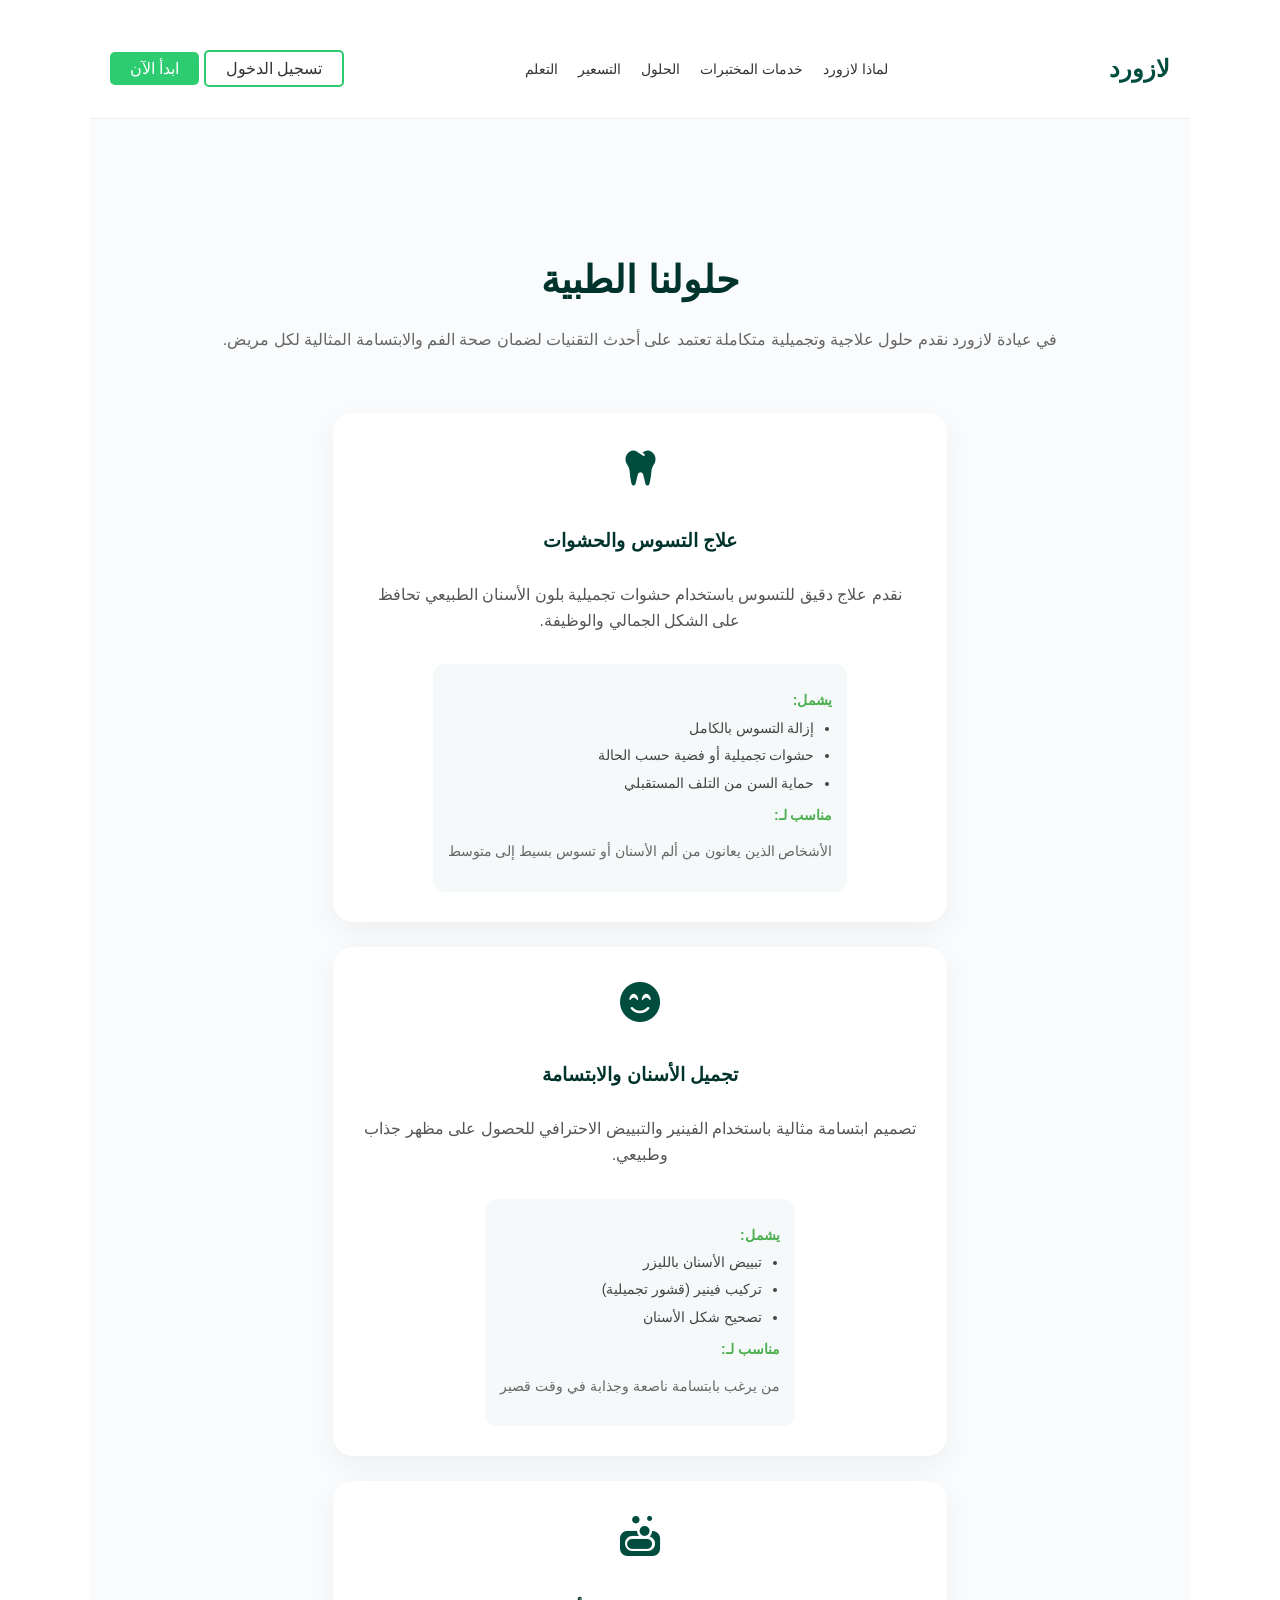
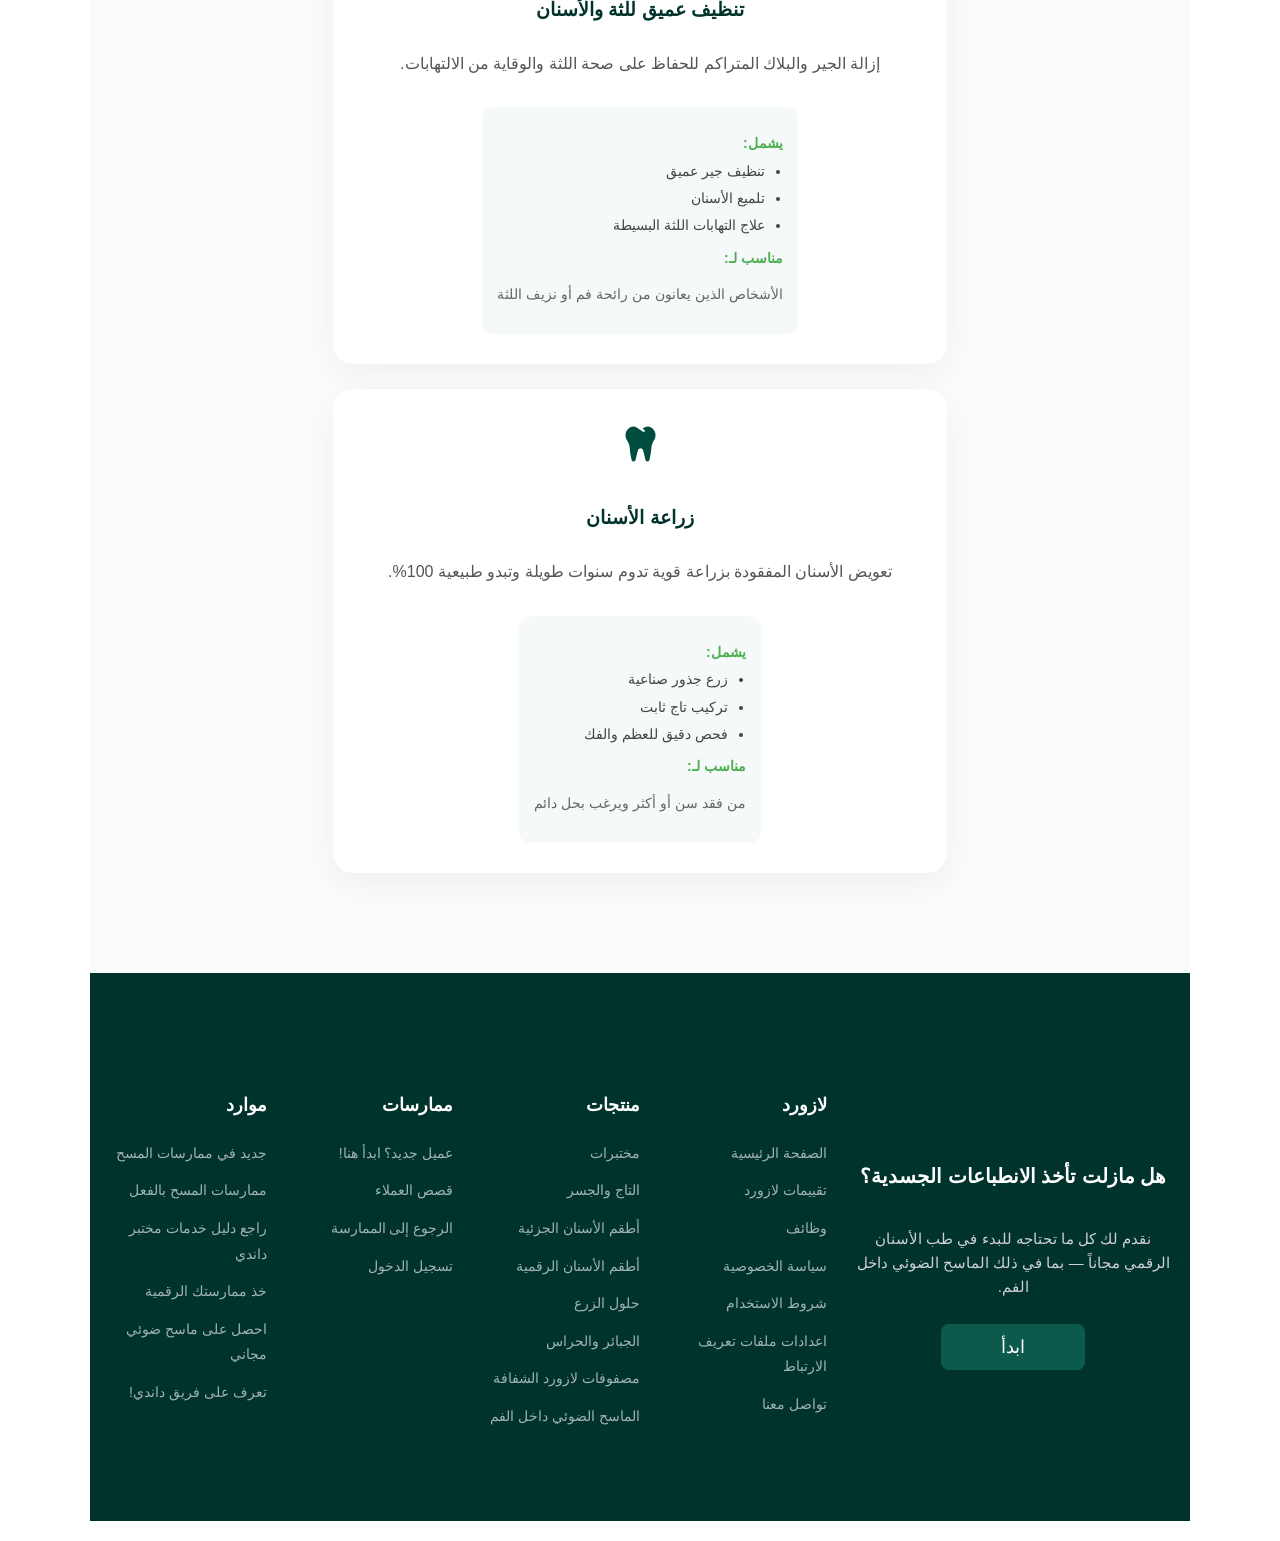
<file: solutions.html>
<!DOCTYPE html>
<html>

<head>
  <meta charset="UTF-8">
  <meta name="viewport" content="width=device-width, initial-scale=1">
  <title>الحلول</title>
   <link rel="stylesheet" href="https://cdnjs.cloudflare.com/ajax/libs/font-awesome/6.0.0/css/all.min.css">
  <link rel="stylesheet" href="css/style.css">
</head>

<body>
  <header>
     <nav class="container">
         <div class="logo">لازورد</div>
         <div class="menu-toggle" id="menu-toggle">
             ☰
         </div>
         <ul class="nav-links" id="nav-links">
             <li><a href="why.html">لماذا لازورد</a></li>
             <li><a href="services.html">خدمات المختبرات</a></li>
             <li><a href="solutions.html">الحلول</a></li>
             <li><a href="prices.html">
                     التسعير
                 </a></li>
             <li><a href="learn.html">
                     التعلم
                 </a></li>
         </ul>
         <div class="auth-buttons">
             <a href="#" class="btn-login">تسجيل الدخول</a>
             <a href="#" class="btn-start">ابدأ الآن</a>
         </div>
     </nav>
 </header>
<section class="solutions-section" id="solutions">

    <div class="solutions-header">
        <h2>حلولنا الطبية</h2>
        <p>
            في عيادة لازورد نقدم حلول علاجية وتجميلية متكاملة تعتمد على أحدث التقنيات
            لضمان صحة الفم والابتسامة المثالية لكل مريض.
        </p>
    </div>

    <div class="solutions-grid">
        <div class="solution2-card">
            <span class="icon"><i class="fa-solid fa-tooth"></i></span>
            <h3>علاج التسوس والحشوات</h3>
            <p>
                نقدم علاج دقيق للتسوس باستخدام حشوات تجميلية بلون الأسنان الطبيعي
                تحافظ على الشكل الجمالي والوظيفة.
            </p>

            <div class="details">
                <h4>يشمل:</h4>
                <ul>
                    <li>إزالة التسوس بالكامل</li>
                    <li>حشوات تجميلية أو فضية حسب الحالة</li>
                    <li>حماية السن من التلف المستقبلي</li>
                </ul>

                <h4>مناسب لـ:</h4>
                <p>الأشخاص الذين يعانون من ألم الأسنان أو تسوس بسيط إلى متوسط</p>
            </div>
        </div>
        <div class="solution2-card">
            <div class="icon">
                <i class="fa-solid fa-face-smile-beam"></i>
            </div>
            <h3>تجميل الأسنان والابتسامة</h3>
            <p>
                تصميم ابتسامة مثالية باستخدام الفينير والتبييض الاحترافي
                للحصول على مظهر جذاب وطبيعي.
            </p>

            <div class="details">
                <h4>يشمل:</h4>
                <ul>
                    <li>تبييض الأسنان بالليزر</li>
                    <li>تركيب فينير (قشور تجميلية)</li>
                    <li>تصحيح شكل الأسنان</li>
                </ul>

                <h4>مناسب لـ:</h4>
                <p>من يرغب بابتسامة ناصعة وجذابة في وقت قصير</p>
            </div>
        </div>
        <div class="solution2-card">
            <div class="icon">
                <i class="fa-solid fa-soap"></i>
            </div>
            <h3>تنظيف عميق للثة والأسنان</h3>
            <p>
                إزالة الجير والبلاك المتراكم للحفاظ على صحة اللثة والوقاية من الالتهابات.
            </p>

            <div class="details">
                <h4>يشمل:</h4>
                <ul>
                    <li>تنظيف جير عميق</li>
                    <li>تلميع الأسنان</li>
                    <li>علاج التهابات اللثة البسيطة</li>
                </ul>

                <h4>مناسب لـ:</h4>
                <p>الأشخاص الذين يعانون من رائحة فم أو نزيف اللثة</p>
            </div>
        </div>
        <div class="solution2-card">
            <div class="icon">
                <i class="fa-solid fa-tooth"></i>
            </div>
            <h3>زراعة الأسنان</h3>
            <p>
                تعويض الأسنان المفقودة بزراعة قوية تدوم سنوات طويلة وتبدو طبيعية 100%.
            </p>

            <div class="details">
                <h4>يشمل:</h4>
                <ul>
                    <li>زرع جذور صناعية</li>
                    <li>تركيب تاج ثابت</li>
                    <li>فحص دقيق للعظم والفك</li>
                </ul>

                <h4>مناسب لـ:</h4>
                <p>من فقد سن أو أكثر ويرغب بحل دائم</p>
            </div>
        </div>

    </div>
</section>
<footer class="main-footer">
  <div class="container footer-content">
    
    <div class="footer-cta">
      <h2>هل مازلت تأخذ الانطباعات الجسدية؟</h2>
      <p>نقدم لك كل ما تحتاجه للبدء في طب الأسنان الرقمي مجاناً — بما في ذلك الماسح الضوئي داخل الفم.</p>
      <button class="btn-footer-start">ابدأ</button>
    </div>
    
    <div class="footer-links">
      <h3>لازورد</h3>
      <ul>
        <li><a href="#">الصفحة الرئيسية</a></li>
        <li><a href="#">تقييمات لازورد</a></li>
        <li><a href="#">وظائف</a></li>
        <li><a href="#">سياسة الخصوصية</a></li>
        <li><a href="#">شروط الاستخدام</a></li>
        <li><a href="#">اعدادات ملفات تعريف الارتباط</a></li>
        <li><a href="#">تواصل معنا</a></li>
      </ul>
    </div>
    
    <div class="footer-links">
      <h3>منتجات</h3>
      <ul>
        <li><a href="#">مختبرات</a></li>
        <li><a href="#">التاج والجسر</a></li>
        <li><a href="#">أطقم الأسنان الجزئية</a></li>
        <li><a href="#">أطقم الأسنان الرقمية</a></li>
        <li><a href="#">حلول الزرع</a></li>
        <li><a href="#">الجبائر والحراس</a></li>
        <li><a href="#">مصفوفات لازورد الشفافة</a></li>
        <li><a href="#">الماسح الضوئي داخل الفم</a></li>
      </ul>
    </div>
    
    <div class="footer-links">
      <h3>ممارسات</h3>
      <ul>
        <li><a href="#">عميل جديد؟ ابدأ هنا!</a></li>
        <li><a href="#">قصص العملاء</a></li>
        <li><a href="#">الرجوع إلى الممارسة</a></li>
        <li><a href="#">تسجيل الدخول</a></li>
      </ul>
    </div>
    
    <div class="footer-links">
      <h3>موارد</h3>
      <ul>
        <li><a href="#">جديد في ممارسات المسح</a></li>
        <li><a href="#">ممارسات المسح بالفعل</a></li>
        <li><a href="#">راجع دليل خدمات مختبر داندي</a></li>
        <li><a href="#">خذ ممارستك الرقمية</a></li>
        <li><a href="#">احصل على ماسح ضوئي مجاني</a></li>
        <li><a href="#">تعرف على فريق داندي!</a></li>
      </ul>
    </div>
    
  </div>
</footer>
<script src="js/main.js"></script>
</body>

</html>
</file>
<file: css/style.css>
body {
    font-family: sans-serif;
    margin: 0;
    padding: 0;
    line-height: 1.6;
    color: #333;
    background-color: #fff;
    direction: rtl;
    max-width: 1100px;
    margin: 0 auto;
    padding: 20px;
}

.container {
    max-width: 1100px;
    margin: 0 auto;
    padding: 20px;
}

/* Header */
header {
    background: #fff;
    border-bottom: 1px solid #eee;
}

nav {
    display: flex;
    justify-content: space-between;
    align-items: center;
}

.logo {
    font-size: 24px;
    font-weight: bold;
    color: #004d40;
}

.nav-links {
    list-style: none;
    display: flex;
    gap: 20px;
}

.nav-links a {
    text-decoration: none;
    color: #333;
    font-size: 14px;
    transition: all 0.5s ease;
}
.nav-links a:hover{
    background: #004d40;
    color: #fff;
    padding: 5px;
    border-radius: 10px;
}

.btn-start , .btn-login , .btn-login:hover {
    background: #2ecc71;
    color: white;
    padding: 8px 20px;
    border-radius: 5px;
    text-decoration: none;
    transition: all 0.5s ease;
}
.btn-login , .btn-start:hover{
    background: #fff;
    border: #2ecc71 2px solid;
    color: #333;
    transition: all 0.5s ease;
}

/* Hero Section */
.hero {
    display: flex;
    align-items: center;
    gap: 40px;
    padding: 60px 20px;
}

.hero-content {
    background: #004d40;
    color: white;
    padding: 40px;
    border-radius: 15px;
    flex: 1;
}

.hero-image {
    flex: 1;
}

.hero-image img {
    width: 100%;
    height: 300px;
    border-radius: 15px;
}

.hero-btns {
    margin-top: 20px;
    display: flex;
    gap: 15px;
}

.btn-primary , .btn-video:hover {
    background: white;
    color: #004d40;
    border: none;
    padding: 10px 25px;
    border-radius: 5px;
    cursor: pointer;
    font-weight: bold;
    transition: all 0.5s ease;
}

.btn-video , .btn-primary:hover {
    background: transparent;
    border: 1px solid white;
    color: white;
    padding: 10px 25px;
    border-radius: 5px;
    transition: all 0.5s ease;
}

/* Features */
.features {
    text-align: center;
    padding: 60px 20px;
}

.features-grid {
    display: flex;
    justify-content: space-evenly;
    align-items: center;
    gap: 30px;
    margin-top: 40px;
}

.feature-card img {
    width: 200px;
    height: 200px;
}
.feature-card{
    transition: all 0.5s ease;
}
.feature-card:hover {
    border: #28a745 1px solid;
box-shadow: 0 20px 40px rgba(40, 167, 69, 0.3);
background-color: rgba(40, 167, 69, 0.05);
transform: translateY(-10px);
}

/* Solutions */
.solutions {
    background: #004d40;
    padding: 60px 0;
    text-align: center;
}

.white-text { 
    color: white;
    margin-bottom: 40px; 
    font-size: 30px;
}

.solutions-grid {
    display: flex;
    gap: 20px;
    justify-content: center;
    align-items: center;
}

.solution-card {
    background: white;
    padding: 30px;
    border-radius: 15px;
    width: 40%;
    text-align: right;
    box-shadow: 0 10px 20px rgba(0,0,0,0.2);
}

.solution-card ul {
    list-style: none;
    padding: 0;
    margin: 20px 0;
}

.solution-card li {
    margin-bottom: 10px;
    font-size: 14px;
    color: #555;
}

.btn-card {
    background: #2ecc71;
    color: white;
    border: none;
    padding: 10px 20px;
    border-radius: 20px;
    width: 100%;
    cursor: pointer;
    transition: all 0.5s ease;
}
.btn-card:hover , .btn-green-fill:hover , .btn-submit:hover{
    border: #28a745 2px solid;
background-color: rgba(40, 167, 69, 0.05);
color: #333;
}
/* Products Styling */
.products {
    text-align: center;
    padding: 80px 20px;
}

.products-grid {
    display: grid;
    grid-template-columns: repeat(4, 1fr);
    gap: 20px;
    margin: 40px 0;
}

.product-item {
    background: #fff;
    padding: 20px;
    border: 1px solid #eee;
    border-radius: 10px;
    transition: transform 0.3s;
    transition: all 0.5s ease;
}

.product-item:hover {
    transform: translateY(-5px);
    box-shadow: 0 5px 15px rgba(0,0,0,0.05);
}

.product-item img {
    width: 100%;
    height: auto;
    margin-bottom: 15px;
}

.product-item p {
    font-size: 14px;
    font-weight: bold;
    color: #444;
}

.btn-green-fill {
    background-color: #1a8a34;
    color: white;
    padding: 12px 35px;
    border: none;
    border-radius: 5px;
    font-weight: bold;
    cursor: pointer;
    transition: all 0.5s ease;
}

/* Workflow Accordion */
.workflow {
    padding: 60px 20px;
    text-align: center;
}

.workflow-content {
    display: flex;
    gap: 50px;
    align-items: center;
    margin-top: 40px;
}

.workflow-image { flex: 1; }
.workflow-image img { width: 100%; border-radius: 20px; }

.accordion { flex: 1.5; width: 100%; }

.accordion-item {
    padding: 15px 0;
    border-bottom: 1px solid #eee;
    display: flex;
    justify-content: space-between;
    color: #2c7a4d;
    font-weight: bold;
    cursor: pointer;
    transition: all 0.5s ease;
}
.accordion-item:hover , .faq-item:hover{
    background: rgba(40, 167, 69, 0.05);
}

/* Results Grid */
.results {
    text-align: center;
    padding-bottom: 100px;
}

.results-grid {
    display: grid;
    grid-template-columns: repeat(3, 1fr);
    gap: 30px;
    margin-top: 40px;
}

.result-card {
    text-align: center;
    transition: all 0.5s ease;
}
.result-card:hover{
    padding: 5px;
    border-radius: 20px;
    background: rgba(40, 167, 69, 0.05);
}

.result-card img {
    width: 100%;
    height: 250px;
    border-radius: 8px;
    margin-bottom: 15px;
}

.result-card h4 {
    color: #333;
    margin-bottom: 10px;
}

.result-card p {
    font-size: 13px;
    color: #666;
}
/* Stats Section */
.stats-box {
    background-color: #55967e;
    border-radius: 15px;
    padding: 50px;
    text-align: center;
    color: white;
    margin-top: 50px;
}

.stats-grid {
    display: flex;
    justify-content: space-around;
    margin-top: 30px;
}

.stat-item {
    background: #004d40;
    padding: 20px;
    border-radius: 10px;
    width: 25%;
    border: 1px solid rgba(255,255,255,0.2);
    box-shadow: 10px 10px 10px 10px rgba(255, 255, 255, 0.1);
    transition: all 0.5s ease;
}
.stat-item:hover{
 background: rgba(255, 255, 255, 0.1);
}

.stat-item h3 { font-size: 32px; margin-bottom: 5px; }

/* Contact Section */
.contact-section {
    background: #f4f4f4;
    padding: 60px;
    border-radius: 15px;
    margin-top: 50px;
}

.contact-wrapper {
    display: flex;
    gap: 40px;
}

.contact-info { flex: 1; text-align: right; }
.contact-form { flex: 1.5; }

.form-grid {
    display: grid;
    grid-template-columns: 1fr 1fr;
    gap: 15px;
}

.input-group label {
    display: block;
    font-size: 13px;
    font-weight: bold;
    margin-bottom: 5px;
    text-align: right;
}

.input-group input{
    width: 80%;
    padding: 10px;
    border: 1px solid #ddd;
    border-radius: 4px;
    text-align: right;
}

.btn-submit {
    width: 90%;
    background: #1a8a34;
    color: white;
    padding: 15px;
    border: none;
    border-radius: 5px;
    margin-top: 20px;
    font-weight: bold;
    cursor: pointer;
    transition: all 0.5s ease;
}
@keyframes fadeDown {
    from {
        opacity: 0;
        transform: translateY(-30px);
    }
    to {
        opacity: 1;
        transform: translateY(0);
    }
}
/*services*/
.services-hero {
    background: #004d40;
    color: white;
    text-align: center;
    padding: 100px 20px;
}

.services-hero h1 {
    font-size: 40px;
    animation: fadeDown 1s ease forwards;
}

.services-hero p {
    margin-top: 15px;
    animation: fadeUp 1s ease forwards;
    animation-delay: 0.3s;
    opacity: 0;
}

.services-intro {
    text-align: center;
    padding: 60px 20px;
}

.services {
    display: flex;
    gap: 30px;
    padding: 80px 8%;
    flex-wrap: wrap;
    justify-content: center;
}

.service-card {
    width: 300px;
    background: white;
    border-radius: 15px;
    overflow: hidden;
    border: 1px solid #eee;
    transition: 0.4s;
    display: flex;
    flex-direction: column;
    justify-content: center;
    align-items: center;
    padding: 20px;
    position: relative;
}

.service-card img {
    width: 100%;
    height: 200px;
    object-fit: cover;
    transition: transform 0.5s ease;
}
.service-card:hover img {
    transform: scale(1.08);
}

.service-card h3 {
    color: #004d40;
    padding: 15px;
    opacity: 1 !important;
    visibility: visible !important;
}

.service-card p {
    padding: 0 15px;
    opacity: 1 !important;
visibility: visible !important;
}

.service-card ul {
    padding: 15px;
    opacity: 1 !important;
visibility: visible !important;
}

.service-card li {
    margin-bottom: 8px;
}

.service-card button {
    margin: 15px;
    padding: 10px;
    border: none;
    background: #2ecc71;
    color: white;
    border-radius: 8px;
    cursor: pointer;
    opacity: 1 !important;
visibility: visible !important;
}
.service-card::after {
    content: "";
    position: absolute;
    inset: 0;
    background: rgba(46, 204, 113, 0.08);
    opacity: 0;
    transition: 0.4s;
}

.service-card:hover::after {
    opacity: 1;
}
.comparison {
    padding: 60px 20px;
    text-align: center;
    background: #f9f9f9;
}

.table {
    display: grid;
    grid-template-columns: 1fr 1fr;
    margin-top: 30px;
}

.table div {
    padding: 15px;
    border: 1px solid #ddd;
    transform: scale(0.95);
    transition: 0.3s;
}
.table div:hover {
    transform: scale(1);
    background: #2ecc71;
    color: white;
}
.service-card h3,
.service-card p,
.service-card ul,
.service-card button {
    transform: translateY(20px);
    opacity: 0;
    transition: 0.5s;
}

.service-card:hover h3,
.service-card:hover p,
.service-card:hover ul,
.service-card:hover button {
    transform: translateY(0);
    opacity: 1;
}
.fade-left {
    opacity: 0;
    transform: translateX(-40px);
    transition: 0.8s;
}

.fade-right {
    opacity: 0;
    transform: translateX(40px);
    transition: 0.8s;
}

.zoom-in {
    opacity: 0;
    transform: scale(0.8);
    transition: 0.6s;
}

/* Learn More */
.learn-more { padding: 60px 0; border-top: 1px solid #eee; margin-top: 50px; }
.section-title { color: #1a8a34; text-align: center; margin-bottom: 30px; }

.articles-grid {
    display: flex;
    align-items: center;
    gap: 30px;
}

.article-main { 
    flex: 2;
text-align: center;
font-size: 20px;
font-weight: bold;
}
.article-main img {
    width: 100%;
    border-radius: 10px; 
    background: #004d40; 
    padding: 20px; 
    box-sizing: border-box;
}
.article-side { 
    flex: 1; 
    display: flex; 
    flex-direction: column;
    gap: 20px; 
}
.side-item img { width: 100%; border-radius: 10px; }
.side-item p {
    text-align: center; 
    font-weight: bold; 
    margin-top: 10px; }

/* FAQ Section */
.faq-section { padding: 80px 0; }
.faq-wrapper {
    display: flex; 
    justify-content: space-between;
align-items: center;
gap: 50px; }
.faq-list {
    flex: 2;
    width: 30%;
}
.faq-title { flex: 1; text-align: center;
width: 60%;
}
.faq-item {
    text-align: right;
    padding: 15px 0;
    border-bottom: 1px solid #eee;
    color: #1a8a34;
    cursor: pointer;
    display: flex;
    justify-content: space-between;
    transition: all 0.5s ease;
}
/* Footer Styles */
.main-footer {
    background-color: #00332c;
    color: #ffffff;
    padding: 80px 0 60px 0;
}

.footer-content {
    display: flex;
    justify-content: space-between;
    gap: 30px;
    flex-wrap: wrap;
}

.footer-cta {
    flex: 2;
    display: flex;
    flex-direction: column;
    justify-content: center;
    align-items: center;
    text-align: center;
}

.footer-cta h2 {
    font-size: 20px;
    margin-bottom: 20px;
    font-weight: bold;
}

.footer-cta p {
    font-size: 15px;
    line-height: 1.6;
    margin-bottom: 25px;
    color: #d1d1d1;
}

.btn-footer-start {
    background-color: #0c5a4b;
    color: white;
    padding: 12px 60px;
    border: none;
    border-radius: 8px;
    font-size: 18px;
    cursor: pointer;
    transition: background 0.3s ease;
}

.btn-footer-start:hover {
    background-color: #1a8a34;
}
.footer-links {
    flex: 1;
    min-width: 150px;
}

.footer-links h3 {
    font-size: 18px;
    margin-bottom: 20px;
    font-weight: bold;
}

.footer-links ul {
    list-style: none;
    padding: 0;
    margin: 0;
}

.footer-links ul li {
    margin-bottom: 12px;
}

.footer-links ul li a {
    color: #a0b3b0;
    text-decoration: none;
    font-size: 14px;
    transition: color 0.5s ease;
}

.footer-links ul li a:hover {
    color: #ffffff;
}
.menu-toggle {
    display: none;
    font-size: 28px;
    cursor: pointer;
}
/*why page*/
.why-hero {
    background: #004d40;
    color: white;
    text-align: center;
    padding: 100px 20px;
    animation: fadeDown 1s ease;
}

.why-hero h1 {
    font-size: 42px;
    margin-bottom: 20px;
}

.why-hero p {
    max-width: 600px;
    margin: auto;
    font-size: 18px;
    opacity: 0.9;
}
.problem {
    padding: 80px 8%;
    background: #f9f9f9;
    text-align: center;
    animation: fadeDown 2s ease;
}

.problem h2 {
    color: #004d40;
    margin-bottom: 15px;
}

.problem p {
    max-width: 700px;
    margin: 0 auto 30px;
}
.features {
    display: flex;
    justify-content: center;
    align-items: center;
    gap: 40px;
    padding: 60px 8%;
    flex-wrap: wrap;
}

.feature {
    display: flex;
    flex-direction: column;
    align-items: center;
    flex: 1;
    min-width: 260px;
    max-width: 320px;
    background: #fff;
    padding: 30px;
    border-radius: 15px;
    text-align: center;
    border: 1px solid #eee;
    box-shadow: 0 10px 25px rgba(0,0,0,0.05);
    transition: all 0.4s ease;
}

.feature:hover , .step:hover, .testimonial:hover{
    transform: translateY(-15px) ;
    box-shadow: 20px 20px 40px rgba(0,0,0,0.1);
}

.feature h3 {
    color: #004d40;
    margin-bottom: 10px;
}

.feature p {
    font-size: 14px;
}

.icon {
    font-size: 40px;
    margin-bottom: 15px;
    display: flex;
    justify-content: center;
    align-items: center;
    height: 50px;
}
.icon i{
    color: #004d40;
}

.workflow {
    padding: 80px 8%;
    text-align: center;
}

.workflow h2 {
    color: #004d40;
    margin-bottom: 40px;
}

.steps {
    display: flex;
    gap: 20px;
    flex-wrap: wrap;
}

.step {
    flex: 1;
    min-width: 220px;
    background: #fff;
    padding: 25px;
    border-radius: 12px;
    border: 1px solid #eee;
    transition: 0.3s;
}

.stats {
    display: flex;
    justify-content: space-around;
    flex-wrap: wrap;
    padding: 80px 20px;
    background: #f9f9f9;
    text-align: center;
}

.stat-box {
    margin: 20px;
}

.stat-box h2 {
    font-size: 40px;
    color: #2ecc71;
}

.stat-box p {
    font-size: 14px;
}

.why-different {
    padding: 80px 8%;
    text-align: center;
}

.why-different h2 {
    color: #004d40;
    margin-bottom: 20px;
}

.why-different p {
    max-width: 700px;
    margin: auto;
}

.video-section {
    padding: 80px 20px;
    text-align: center;
    background: #f9f9f9;
}

.video-section h2 {
    color: #004d40;
    margin-bottom: 30px;
}

.video-section video {
    width: 80%;
    max-width: 700px;
    border-radius: 15px;
}

.testimonials {
    display: flex;
    gap: 20px;
    padding: 80px 8%;
    flex-wrap: wrap;
    margin-bottom: 30px;
}

.testimonial {
    flex: 1;
    display: flex;
    flex-direction: column;
    align-items: center;
    justify-content: center;
    min-width: 200px;
    background: #fff;
    padding: 25px;
    border-radius: 12px;
    border-left: 5px solid #2ecc71;
    transition: 0.3s;
}
.testimonial img{
    width: 100px;
    height: 100px;
    border-radius: 50px;
}

.testimonial p {
    font-style: italic;
    margin-bottom: 10px;
}

.cta {
    background: #004d40;
    color: white;
    text-align: center;
    padding: 80px 20px;
}

.cta h2 {
    margin-bottom: 15px;
}

.cta p {
    margin-bottom: 25px;
}

.cta button {
    background: #2ecc71;
    border: none;
    padding: 15px 35px;
    color: white;
    font-size: 16px;
    border-radius: 10px;
    cursor: pointer;
    transition: 0.3s;
}

.cta button:hover {
    opacity: 0.9;
    transform: scale(1.05);
}

/* Animations */
.hidden {
    opacity: 0;
    transform: translateY(40px);
    transition: all 0.8s ease;
}

.show {
    opacity: 1;
    transform: translateY(0);
    }
/*prices, learn*/
.prices-section , .learn-section{
    padding: 100px 8%;
    background: #f9fbfc;
    text-align: center;
}

.prices-header h2 , .learn-header h2{
    font-size: 38px;
    color: #00332c;
    margin-bottom: 10px;
    animation: fadeDown 1s ease;
}

.prices-header p , .learn-header p{
    color: #666;
    margin-bottom: 50px;
    animation: fadeDown 1.2s ease;
}

.prices-grid ,.learn-grid {
    gap: 25px;
    display: flex;
    flex-wrap: wrap;
    justify-content: center;
    align-items: center;
}

.price-card , .learn-card{
    background: white;
    padding: 30px;
    border-radius: 20px;
    box-shadow: 0 10px 30px rgba(0,0,0,0.05);
    opacity: 0;
    transform: translateY(40px);
    transition: all 0.6s ease;
    flex: 1 1 300px;
}

.price-card:hover , .learn-card:hover {
    transform: translateY(-15px);
    box-shadow: 0 15px 40px rgba(0,0,0,0.1);
}

.price {
    font-size: 22px;
    color: #4caf50;
    margin: 10px 0;
    font-weight: bold;
}

.price-card ul {
    padding-right: 18px;
    margin: 15px 0;
}

.price-card ul li {
    font-size: 15px;
    color: #555;
    margin-bottom: 5px;
    text-align: center;
    list-style: none;
}

.price-card button , .tag , .learn-card button{
    background: #4caf50;
    color: white;
    border: none;
    padding: 10px 20px;
    border-radius: 10px;
    cursor: pointer;
    transition: 0.5s ease;
}

.price-card button:hover , .learn-card:hover{
    background: #388e3c;
}
.tag:hover , .learn-card button:hover , .learn-card:hover .tag , .learn-card:hover button{
    background: #fff;
    color: #4caf50;
}
.learn-card:hover h3 , .learn-card:hover p{
    color: #fff;
}
.price-card.show , .learn-card.show {
    opacity: 1;
    transform: translateY(0);
}
.fade-up {
    opacity: 0;
    transform: translateY(40px);
    }
@keyframes fadeUp {
    from {
        opacity: 0;
        transform: translateY(30px);
    }
    to {
        opacity: 1;
        transform: translateY(0);
    }
}
.solutions-section {
    padding: 100px 8%;
    background: #f9fbfc;
    text-align: center;
}
.solutions-header h2 {
    font-size: 38px;
    color: #00332c;
    margin-bottom: 10px;
    animation: fadeDown 1s ease;
}

.solutions-header p {
    color: #666;
    margin-bottom: 60px;
    animation: fadeDown 1.2s ease;
}

.solutions-grid {
    display: flex;
    flex-direction: column;
    justify-content: center;
    align-items: center;
    flex-wrap: wrap;
    gap: 25px;
}

.solution2-card {
    background: white;
    padding: 30px;
    border-radius: 20px;
    box-shadow: 0 10px 30px rgba(0,0,0,0.05);
    transition: all 0.4s ease;
    opacity: 0;
    transform: translateY(40px);
    transition: all 0.6s ease;
    display: flex;
    flex-direction: column;
    justify-content: center;
    align-items: center;
    width:60%;
}

.solution2-card:hover {
    transform: translateY(-15px) scale(1.02);
    box-shadow: 0 15px 40px rgba(0,0,0,0.1);
}

.solution2-card.show {
    opacity: 1;
    transform: translateY(0);
    }
.solution2-card h3 {
    color: #00332c;
    margin-bottom: 10px;
}

.solution2-card p {
    color: #555;
    line-height: 1.6;
}
.details {
    margin-top: 15px;
    text-align: right;
    background: #f6f9fa;
    padding: 15px;
    border-radius: 12px;
}

.details h4 {
    margin: 10px 0 5px;
    color: #4caf50;
    font-size: 14px;
}

.details ul {
    padding-right: 18px;
    margin: 5px 0;
}

.details ul li {
    font-size: 14px;
    color: #444;
    margin-bottom: 5px;
}

.details p {
    font-size: 14px;
    color: #666;
}
    
/* Responsive */
@media (max-width: 768px) {
    .hero { flex-direction: column-reverse; }
    .solution-card { 
        width: 90%;
        translate: 13px;
                   }
    .features-grid{
        flex-wrap: wrap;
    }
     .products-grid { grid-template-columns: repeat(2, 1fr); }
    .workflow-content { flex-direction: column; }
    .results-grid { grid-template-columns: 1fr; }
     .contact-wrapper, .articles-grid, .faq-wrapper, .stats-grid {
        flex-direction: column;
    }
    .form-grid { grid-template-columns: 1fr; }
    .stat-item { width: 100%; margin-bottom: 10px; }
     .footer-content {
        flex-direction: column;
        text-align: center;
    }
    
    .footer-links {
        margin-bottom: 30px;
    }
    
    .footer-cta {
        order: -1;
        margin-bottom: 50px;
    }
      .menu-toggle {
        display: block;
    }
    .nav-links {
        position: fixed;
        top: 70px;
        right: 0;
        width: 100%;
        height: 40vh;
        background: #fff;
        flex-direction: column;
        align-items: center;
        justify-content: center;

        transform: translateX(100%);
        transition: 0.3s;
    }

    .nav-links.active {
        transform: translateX(0);
    }
    .stats-grid{
        flex-direction: column;
        justify-content: center;
        align-items: center;
                   }

    .section-title , .article-main h4{
        font-size: 15px;
    }
    .why-hero h1 {
        font-size: 28px;
    }

    .steps {
        flex-direction: column;
    }

    .stats {
        flex-direction: column;
    }

    .testimonials {
        flex-direction: column;
    }

    .video-section video {
        width: 100%;
    }
    
}
</file>
